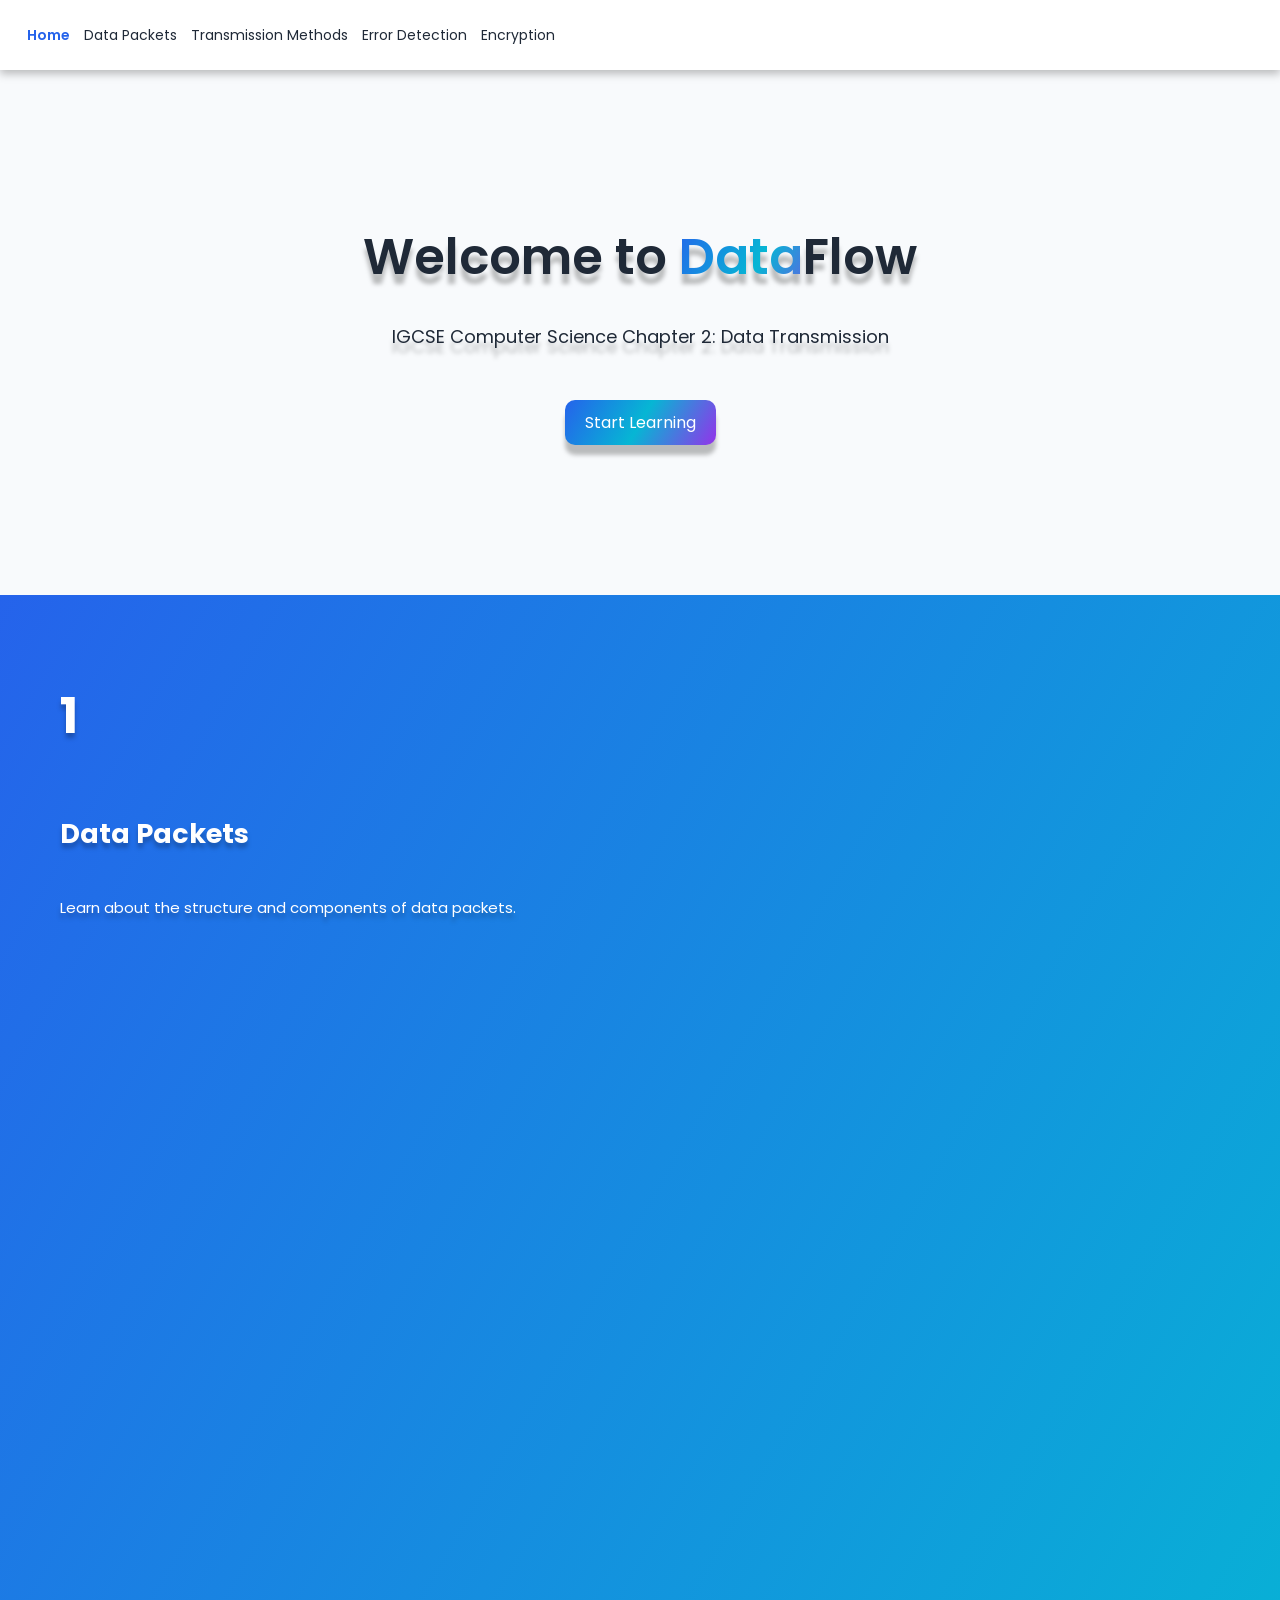
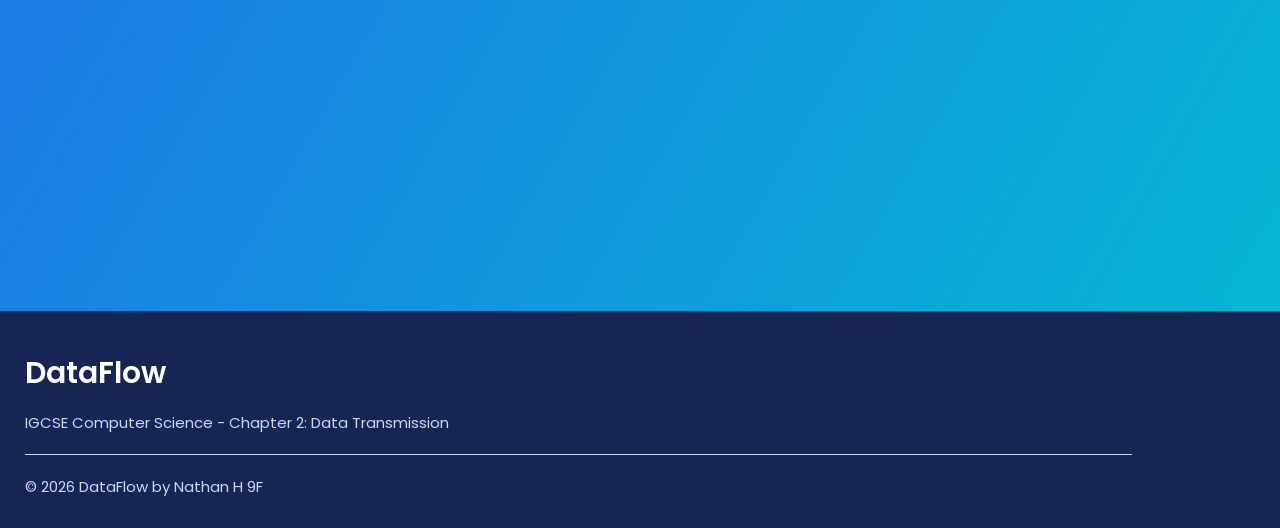
<file: index.html>
<!DOCTYPE html>
<html lang="en">
<head>
    <meta charset="UTF-8">
    <meta name="viewport" content="width=device-width, initial-scale=1.0">
    <title>Document</title>
    <link rel="preconnect" href="https://fonts.googleapis.com">
    <link rel="preconnect" href="https://fonts.gstatic.com" crossorigin>
    <link href="https://fonts.googleapis.com/css2?family=Poppins:ital,wght@0,100;0,200;0,300;0,400;0,500;0,600;0,700;0,800;0,900;1,100;1,200;1,300;1,400;1,500;1,600;1,700;1,800;1,900&display=swap" rel="stylesheet">
    <link rel="stylesheet" href="style.css">
</head>
<body>
    <nav>
        <a href="" class="active">Home</a>
        <a href="data-packets/">Data Packets</a>
        <a href="transmission-methods/">Transmission Methods</a>
        <a href="error-detection/">Error Detection</a>
        <a href="encryption/">Encryption</a>
    </nav>
    <div class="home-section1">
        <h1 class="heading">Welcome to <span class="logo">Data</span>Flow</h1>
        <p class="subheading">IGCSE Computer Science Chapter 2: Data Transmission</p>
        <a href="data-packets/" class="start-learning">Start Learning</a>
    </div>
    <div class="home-section2">
        <div class="wrapper">
            <div class="card-left">
                <h1>1</h1>
                <h3 class="title">Data Packets</h3>
                <p>Learn about the structure and components of data packets.</p>
            </div>
            <div class="card-right">
                <h1>2</h1>
                <h3 class="title">Transmission Methods</h3>
                <p>Explore different ways data can be transmitted across networks.</p>
            </div>
            <div class="card-left">
                <h1>3</h1>
                <h3 class="title">Error Detection</h3>
                <p>Understand how errors are detected and corrected in data transmission.</p>
            </div>
            <div class="card-right">
                <h1>4</h1>
                <h3 class="title">Encryption</h3>
                <p>Discover the importance of encrypting data for secure transmission.</p>
            </div>
        </div>
    </div>

    <script src="script.js"></script>
</body>
<footer>
    <h2>DataFlow</h2>
    <p>IGCSE Computer Science - Chapter 2: Data Transmission</p>

    <div class="footer-line"></div>

    <p class="copyright">&copy; 2026 DataFlow by Nathan H 9F</p>
</footer>
</html>
</file>
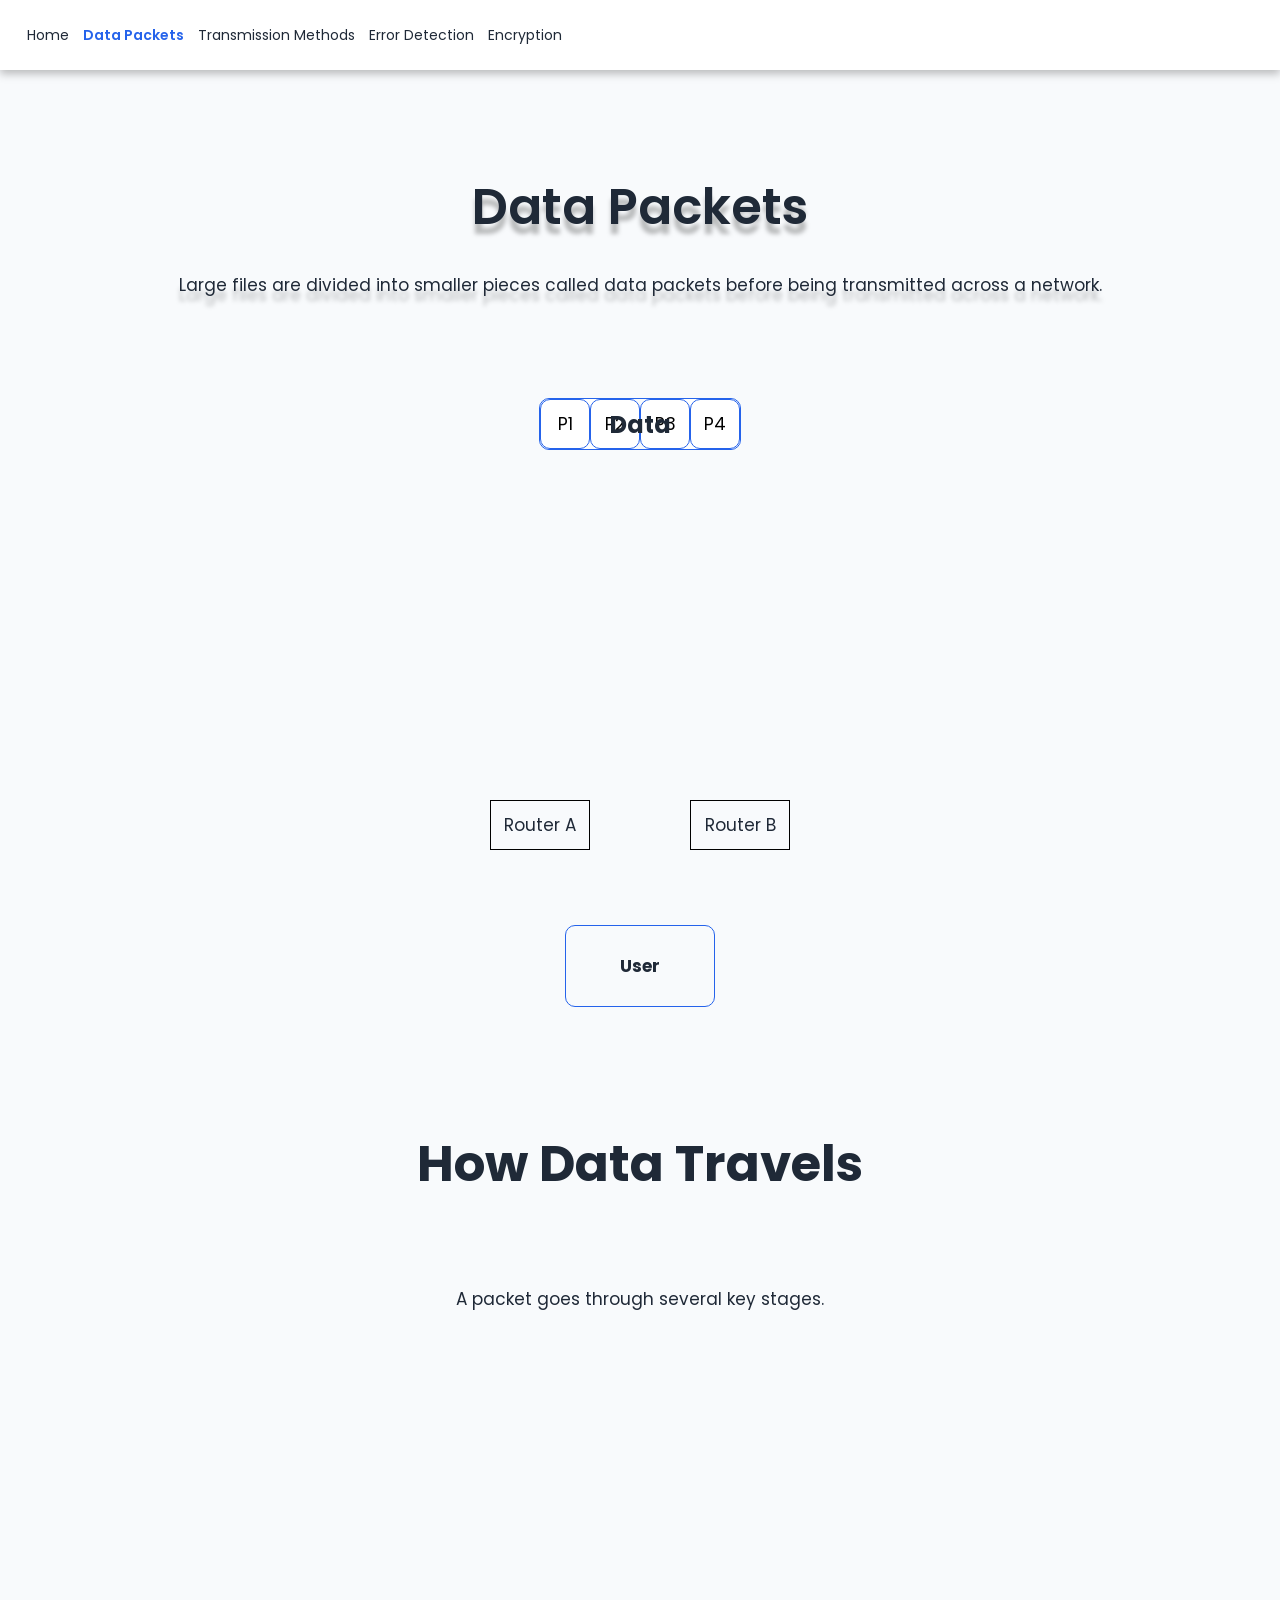
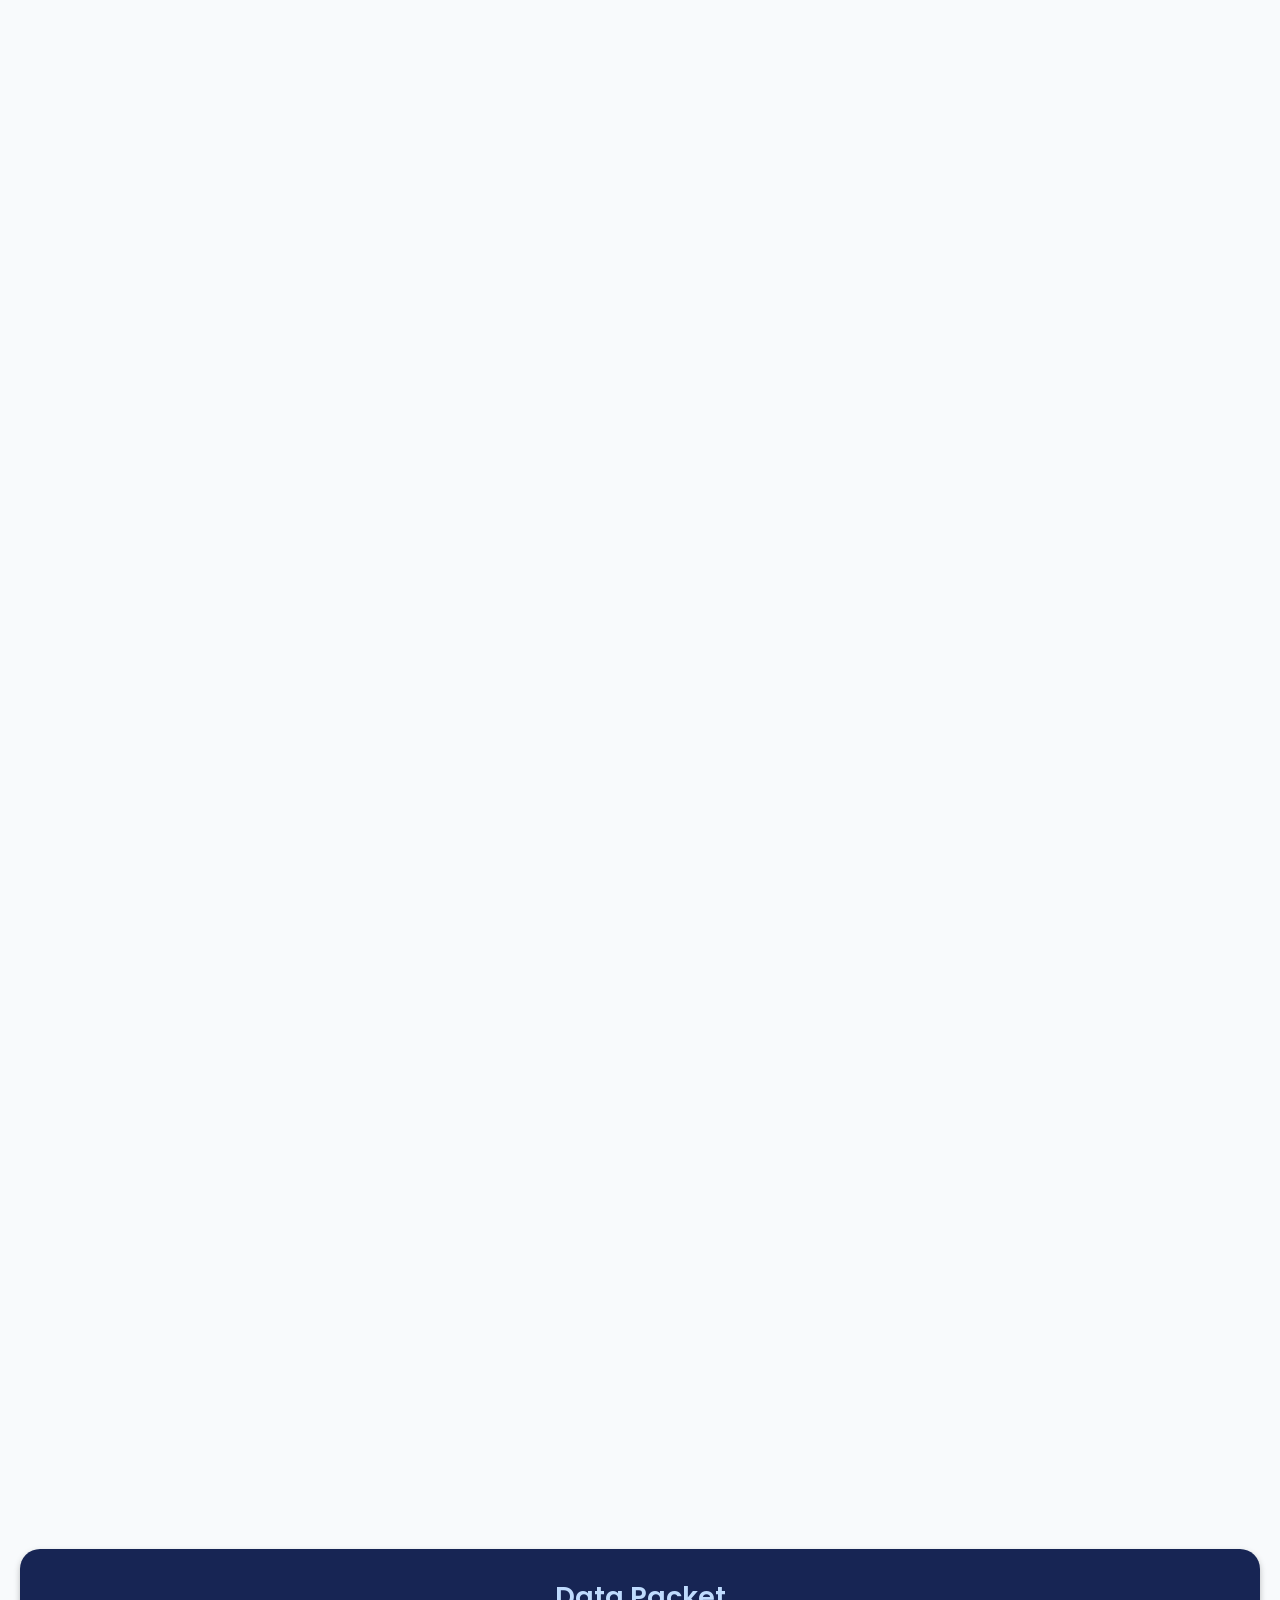
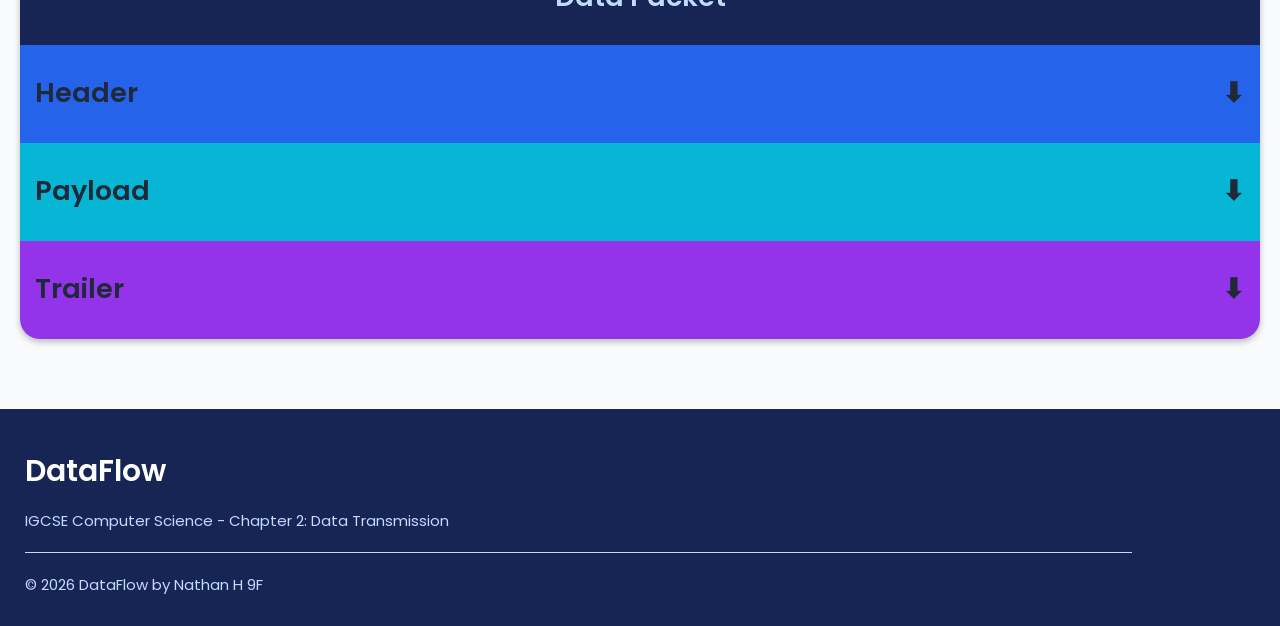
<file: data-packets/index.html>
<!DOCTYPE html>
<html lang="en">
<head>
    <meta charset="UTF-8">
    <meta name="viewport" content="width=device-width, initial-scale=1.0">
    <title>Document</title>
    <link rel="preconnect" href="https://fonts.googleapis.com">
    <link rel="preconnect" href="https://fonts.gstatic.com" crossorigin>
    <link href="https://fonts.googleapis.com/css2?family=Poppins:ital,wght@0,100;0,200;0,300;0,400;0,500;0,600;0,700;0,800;0,900;1,100;1,200;1,300;1,400;1,500;1,600;1,700;1,800;1,900&display=swap" rel="stylesheet">
    <link rel="stylesheet" href="../style.css">
</head>
<body>
    <nav>
        <a href="../">Home</a>
        <a href="" class="active">Data Packets</a>
        <a href="../transmission-methods/">Transmission Methods</a>
        <a href="../error-detection/">Error Detection</a>
        <a href="../encryption/">Encryption</a>
    </nav>
    <div class="data-packets-hero">
        <h1 class="data-packets-heading">Data Packets</h1>
        <p class="data-packets-subheading">Large files are divided into smaller pieces called data packets before being transmitted across a network.</p>
    </div>

    <div class="data-packets-illustration">
        <div class="data">
            <div class="wrapper">
                <div class="package-left" style="background-color: white;border-radius: 10px;">
                    <div class="box"><p>P1</p></div>
                    <div class="box"><p>P2</p></div>
                </div>
                <div class="package-right" style="background-color: white;border-radius: 10px;">
                    <div class="box"><p>P3</p></div>
                    <div class="box"><p>P4</p></div>
                </div>
            </div>
            <h2 class="text">Data</h2>
        </div>

        <div class="routers">
            <div class="wrapper" style="display:flex;justify-content:center;gap:100px;">
                <div class="router-box" id="a">
                    <p>Router A</p>
                </div>
                <div class="router-box" id="b">
                    <p>Router B</p>
                </div>
            </div>
            <div class="vertical-line"></div>
        </div>
        <div class="user-box"><p>User</p></div>
    </div>
    <div class="dp-section1">
        <h1 class="dp-section1-heading">How Data Travels</h1>
        <p class="dp-section1-subheading">A packet goes through several key stages.</p>
        <div class="cards">
            <div class="card">
                <h1 class="number">1.📱</h1>
                <h2 class="heading">Data is Created</h2>
                <p class="content">When we send a message, image, video, or requests, our device converts the information into digital datas that can be sent through a network</p>
            </div>
            <div class="card">
                <h1 class="number">2.📦</h1>
                <h2 class="heading">Data Is Split Into Packets</h2>
                <p class="content">Since the amount of data can be big, it is divided into smaller pieces called packets. Each packet contains part of the original data along the information needed to help it reach its destination.</p>
            </div>
            <div class="card">
                <h1 class="number">3.📡</h1>
                <h2 class="heading">Packets Travel Through Routers</h2>
                <p class="content">Packets travel across the network through routers. Routers examine each packet's and decide where to forward it. Different packets can take different routes, depending on which routers are the fastest currently.</p>
            </div>
            <div class="card">
                <h1 class="number">4.🔗</h1>
                <h2 class="heading">Data Is Reassembled</h2>
                <p class="content">When the packets reach the destination, the receiving device puts the back together in the correct order. The original data can then be displayed or used by the receiver.</p>
            </div>
        </div>
    </div>

    <div class="dp-section2">
        <div class="cards">
            <div class="card" id="title">
                <h1>Data Packet</h1>
            </div>
            <div class="card" id="header">
                <div class="wrapper">
                    <h1>Header</h1>
                    <h1>⬇</h1>
                </div>
                <p>The header contains information about the packet, such as its source and destination addresses. It helps routers determine where the packet needs to go and allows the receiver to identify and correctly process the packet.</p>
            </div>
            <div class="card" id="payload">
                <div class="wrapper">
                    <h1>Payload</h1>
                    <h1>⬇</h1>
                </div>
                <p>The payload contains the actual data being transmitted, such as part of a message, image, or file. Large data is divided into smaller packets, with each packet carrying a portion of the original data in its payload.</p>
            </div>
            <div class="card" id="trailer">
                <div class="wrapper">
                    <h1>Trailer</h1>
                    <h1>⬇</h1>
                </div>
                
                <p>The trailer marks the end of the packet and contains error-checking information. It helps the receiver detect whether the packet was damaged during transmission.</p>
            </div>
        </div>
    </div>

    <script src="../script.js"></script>
</body>
<footer>
    <h2>DataFlow</h2>
    <p>IGCSE Computer Science - Chapter 2: Data Transmission</p>

    <div class="footer-line"></div>

    <p class="copyright">&copy; 2026 DataFlow by Nathan H 9F</p>
</footer>
</html>
</file>
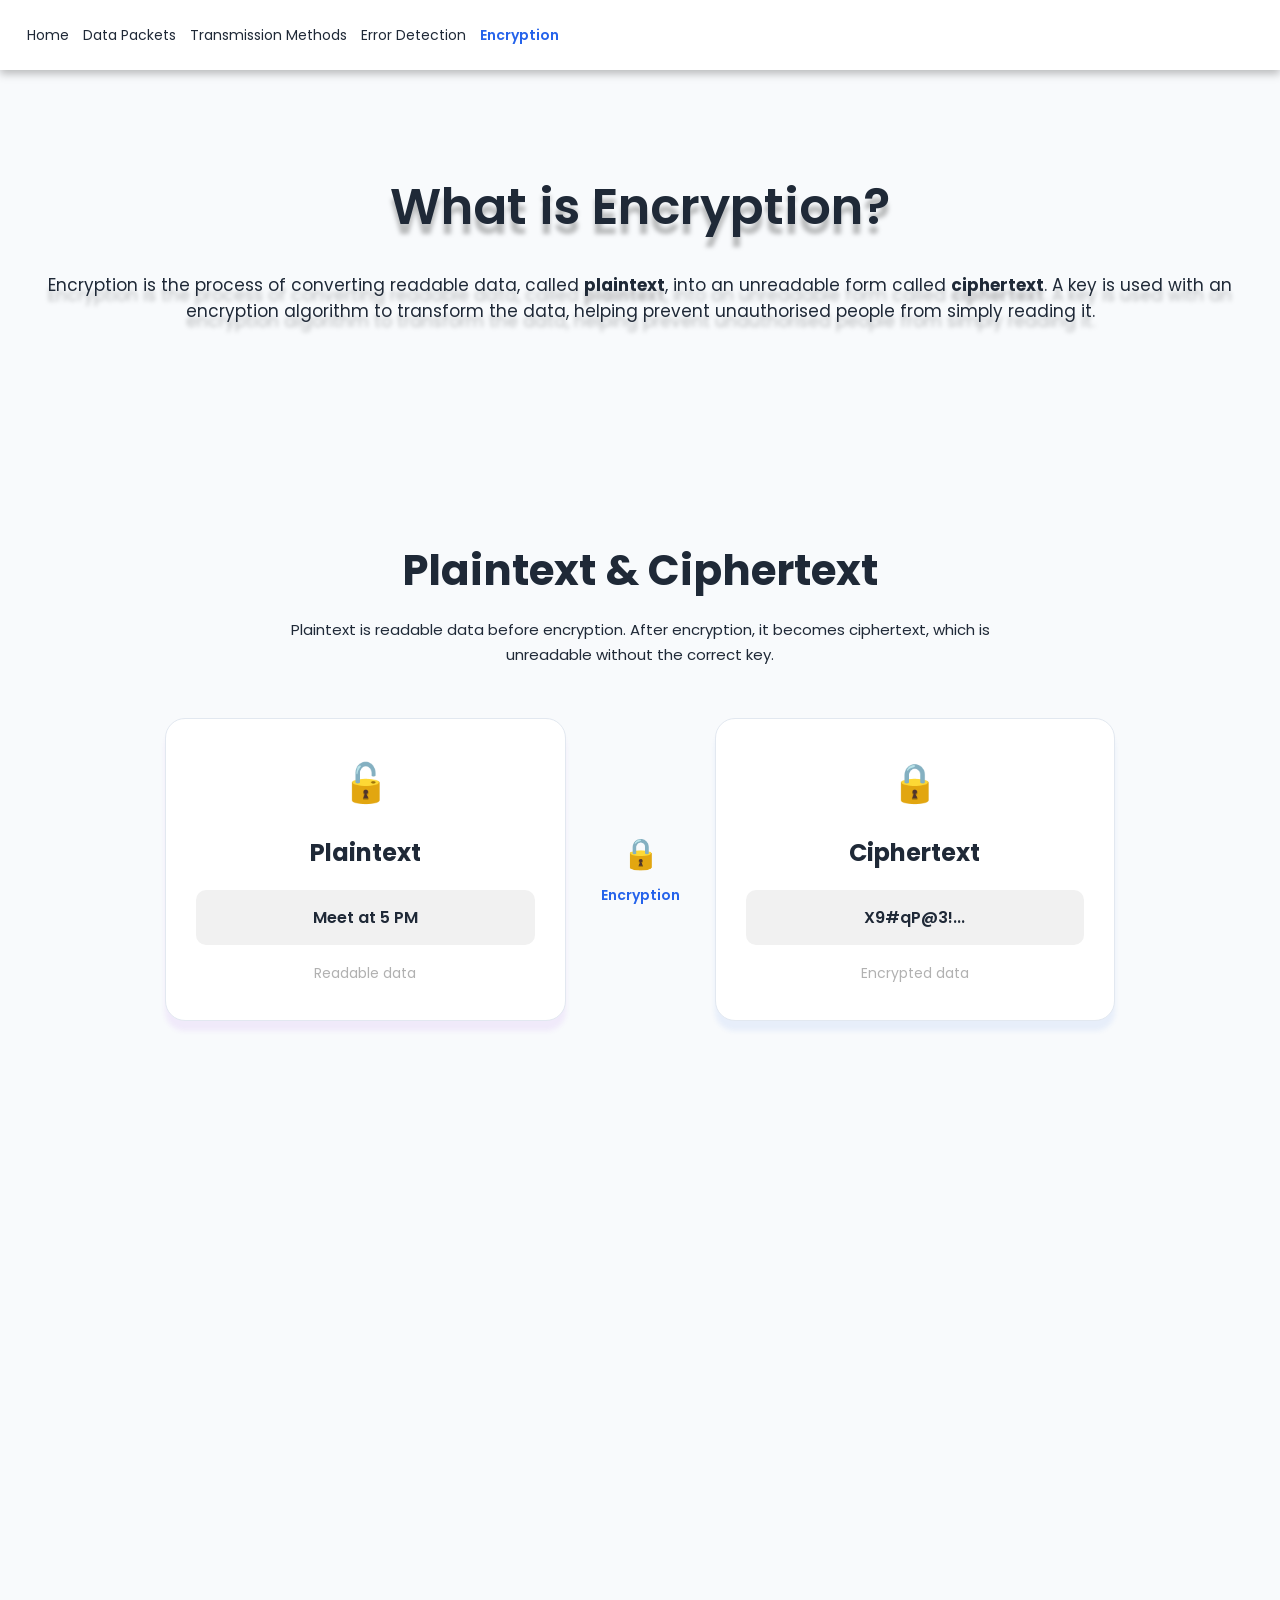
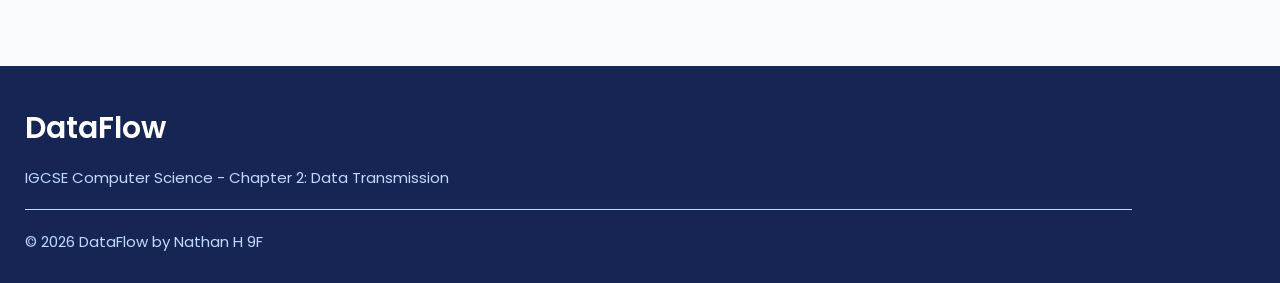
<file: encryption/index.html>
<!DOCTYPE html>
<html lang="en">
<head>
    <meta charset="UTF-8">
    <meta name="viewport" content="width=device-width, initial-scale=1.0">
    <title>Document</title>
    <link rel="preconnect" href="https://fonts.googleapis.com">
    <link rel="preconnect" href="https://fonts.gstatic.com" crossorigin>
    <link href="https://fonts.googleapis.com/css2?family=Poppins:ital,wght@0,100;0,200;0,300;0,400;0,500;0,600;0,700;0,800;0,900;1,100;1,200;1,300;1,400;1,500;1,600;1,700;1,800;1,900&display=swap" rel="stylesheet">
    <link rel="stylesheet" href="../style.css">
</head>
<body>
    <nav>
        <a href="../">Home</a>
        <a href="../data-packets/">Data Packets</a>
        <a href="../transmission-methods/">Transmission Methods</a>
        <a href="../error-detection/">Error Detection</a>
        <a href="" class="active">Encryption</a>
    </nav>

    <div class="encryption-hero">
        <h1 class="encryption-heading">What is Encryption?</h1>
        <p class="encryption-subheading">Encryption is the process of converting readable data, called <b>plaintext</b>, into an unreadable form called <b>ciphertext</b>. A key is used with an encryption algorithm to transform the data, helping prevent unauthorised people from simply reading it.</b></p>
    </div>

    <div class="plaintext-vs-ciphertext">
        <div class="title">
            <h2>Plaintext & Ciphertext</h2>
            <p>Plaintext is readable data before encryption. After encryption, it becomes ciphertext, which is unreadable without the correct key.</p>
        </div>

        <div class="encryption-flow">

            <div class="encryption-card plaintext">
                <div class="encryption-icon">🔓</div>
                <h3>Plaintext</h3>
                <div class="encryption-example">
                    Meet at 5 PM
                </div>
                <span>Readable data</span>
            </div>

            <div class="encryption-sym">
                <span>🔒</span>
                <p>Encryption</p>
            </div>

            <div class="encryption-card ciphertext">
                <div class="encryption-icon">🔒</div>
                <h3>Ciphertext</h3>
                <div class="encryption-example">
                    X9#qP@3!...
                </div>
                <span>Encrypted data</span>
            </div>

        </div>
    </div>
    <div class="encryption-types">
        <div class="encryption-type-card symmetric">

            <h3>Symmetric Encryption</h3>

            <p>
                Uses the same key to encrypt and decrypt data.
            </p>

            <div class="encryption-diagram">

                <div class="diagram-item">
                    <div class="key">KEY</div>
                    <span>Same key</span>
                </div>

                <div class="diagram-arrow">→</div>

                <div class="diagram-item">
                    <div class="lock">LOCK</div>
                    <span>Encrypt</span>
                </div>

                <div class="diagram-arrow">→</div>

                <div class="diagram-item">
                    <div class="lock">UNLOCK</div>
                    <span>Decrypt</span>
                </div>

            </div>

            <div class="encryption-info">
                <p>Same key is used for both processes.</p>
                <p>Fast and suitable for large amounts of data.</p>
                <p>The key must be shared securely.</p>
            </div>

        </div>


        <div class="encryption-type-card asymmetric">

            <h3>Asymmetric Encryption</h3>

            <p>
                Uses two different keys: a public key and a private key.
            </p>

            <div class="encryption-diagram">

                <div class="diagram-item">
                    <div class="key">PUBLIC</div>
                    <span>Public key</span>
                </div>

                <div class="diagram-arrow">→</div>

                <div class="diagram-item">
                    <div class="lock">LOCK</div>
                    <span>Encrypt</span>
                </div>

                <div class="diagram-arrow">→</div>

                <div class="diagram-item">
                    <div class="key">PRIVATE</div>
                    <span>Private key</span>
                </div>

            </div>

            <div class="encryption-info">
                <p>Public key can be shared with anyone.</p>
                <p>Private key must be kept secret.</p>
                <p>More secure for exchanging keys, but slower.</p>
            </div>

        </div>

    </div>

    <script src="../script.js"></script>
</body>
<footer>
    <h2>DataFlow</h2>
    <p>IGCSE Computer Science - Chapter 2: Data Transmission</p>

    <div class="footer-line"></div>

    <p class="copyright">&copy; 2026 DataFlow by Nathan H 9F</p>
</footer>
</html>
</file>
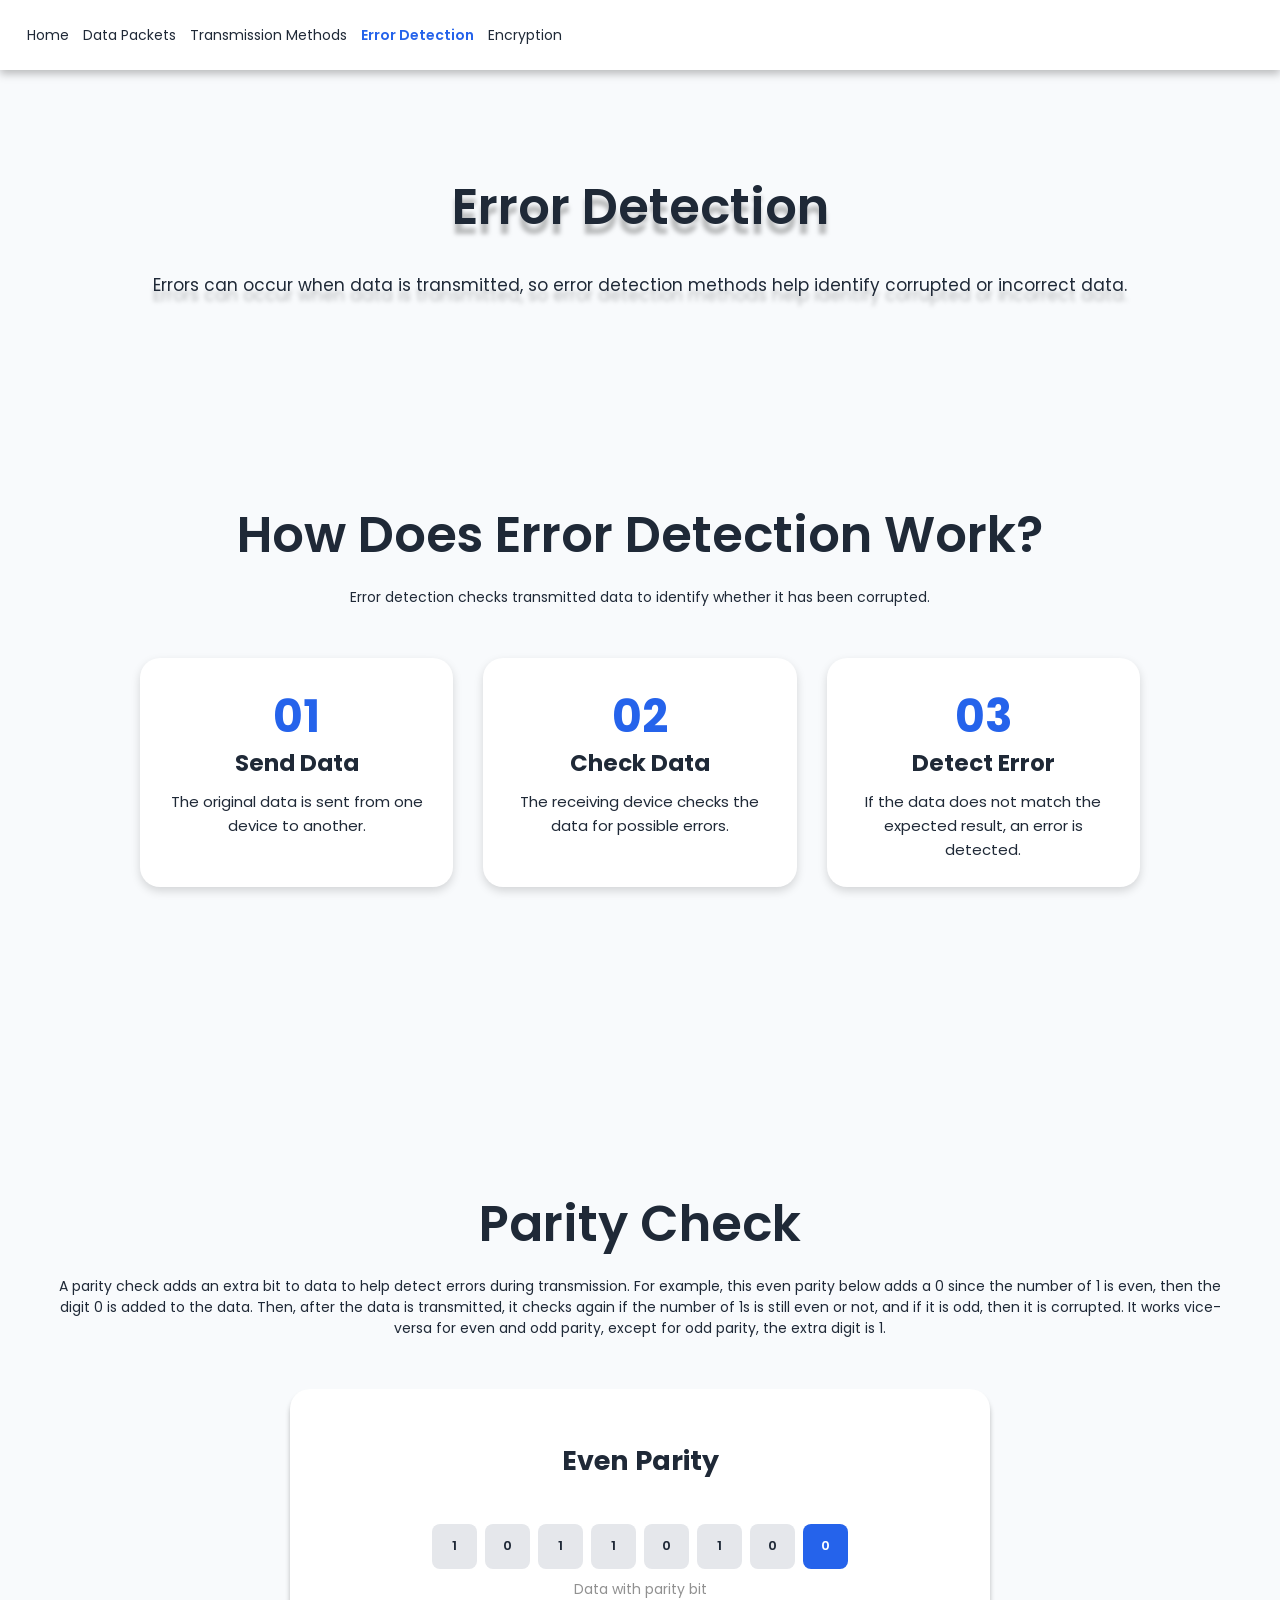
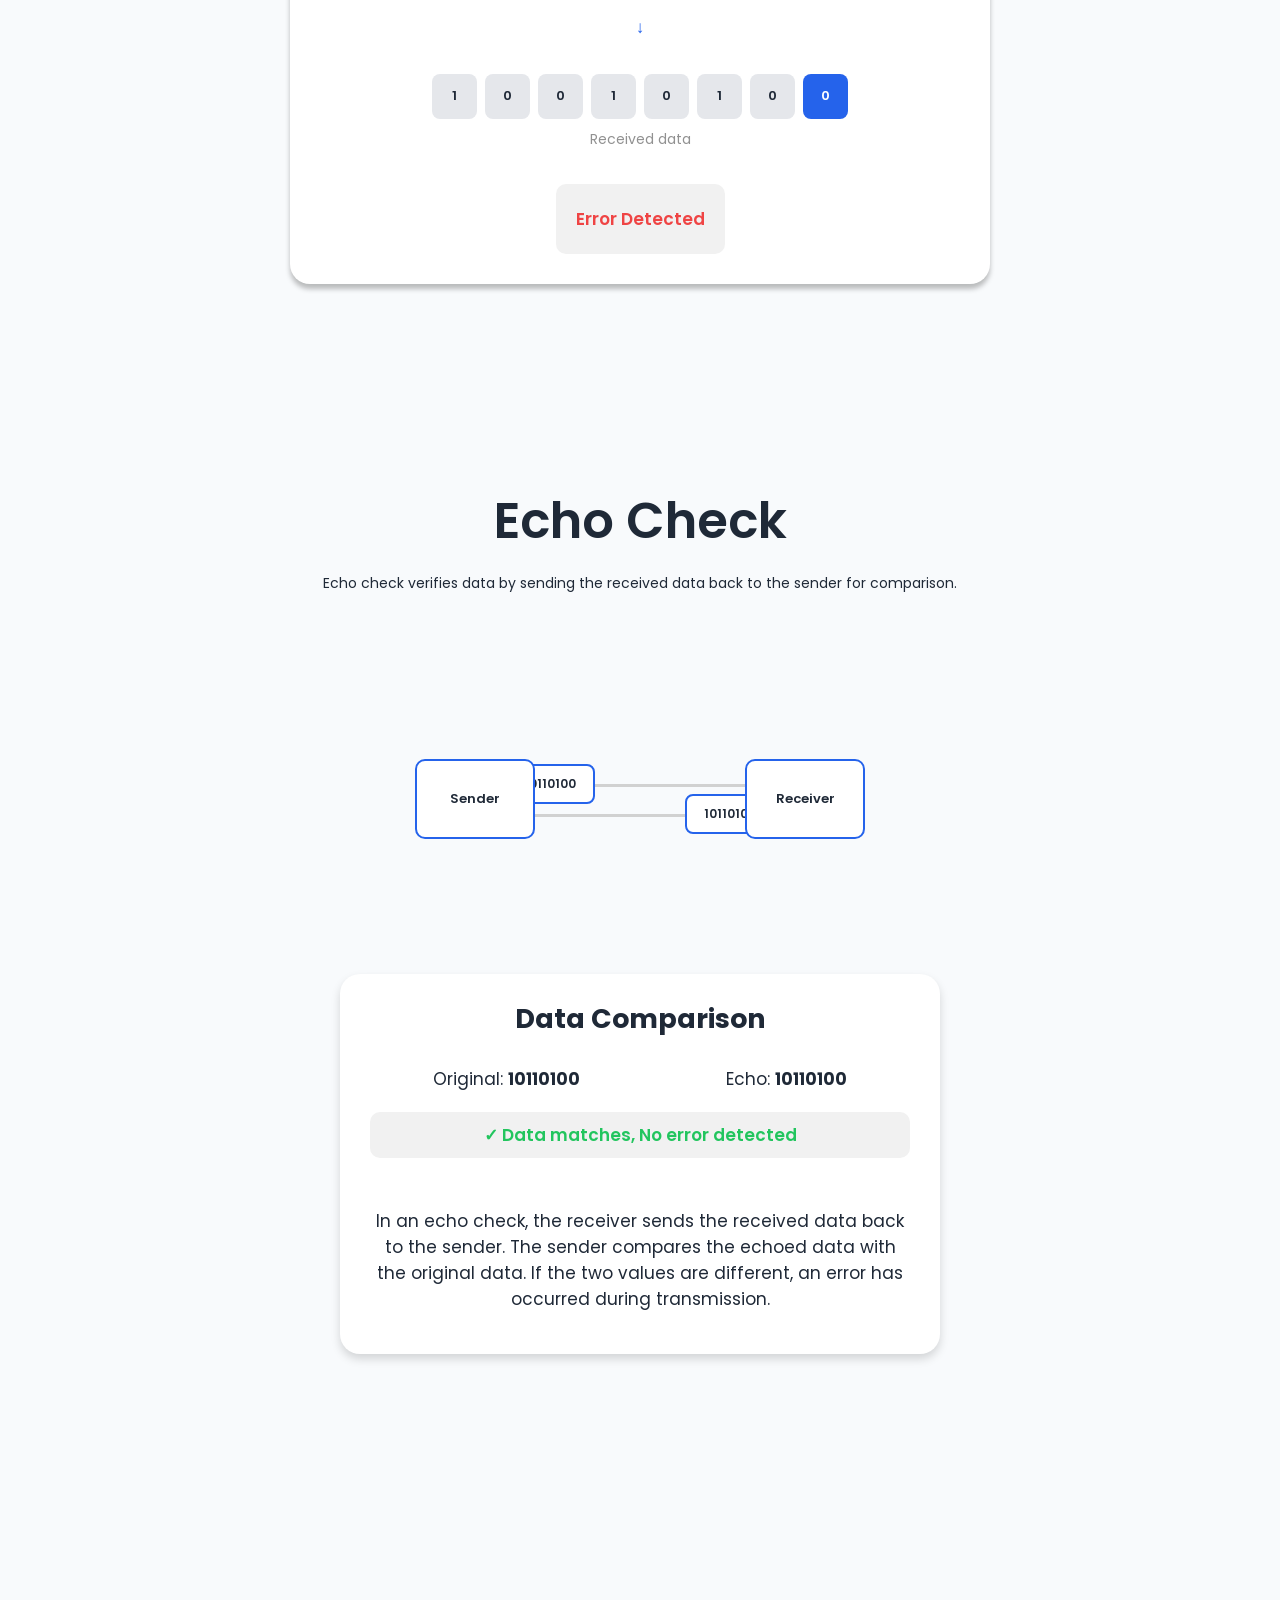
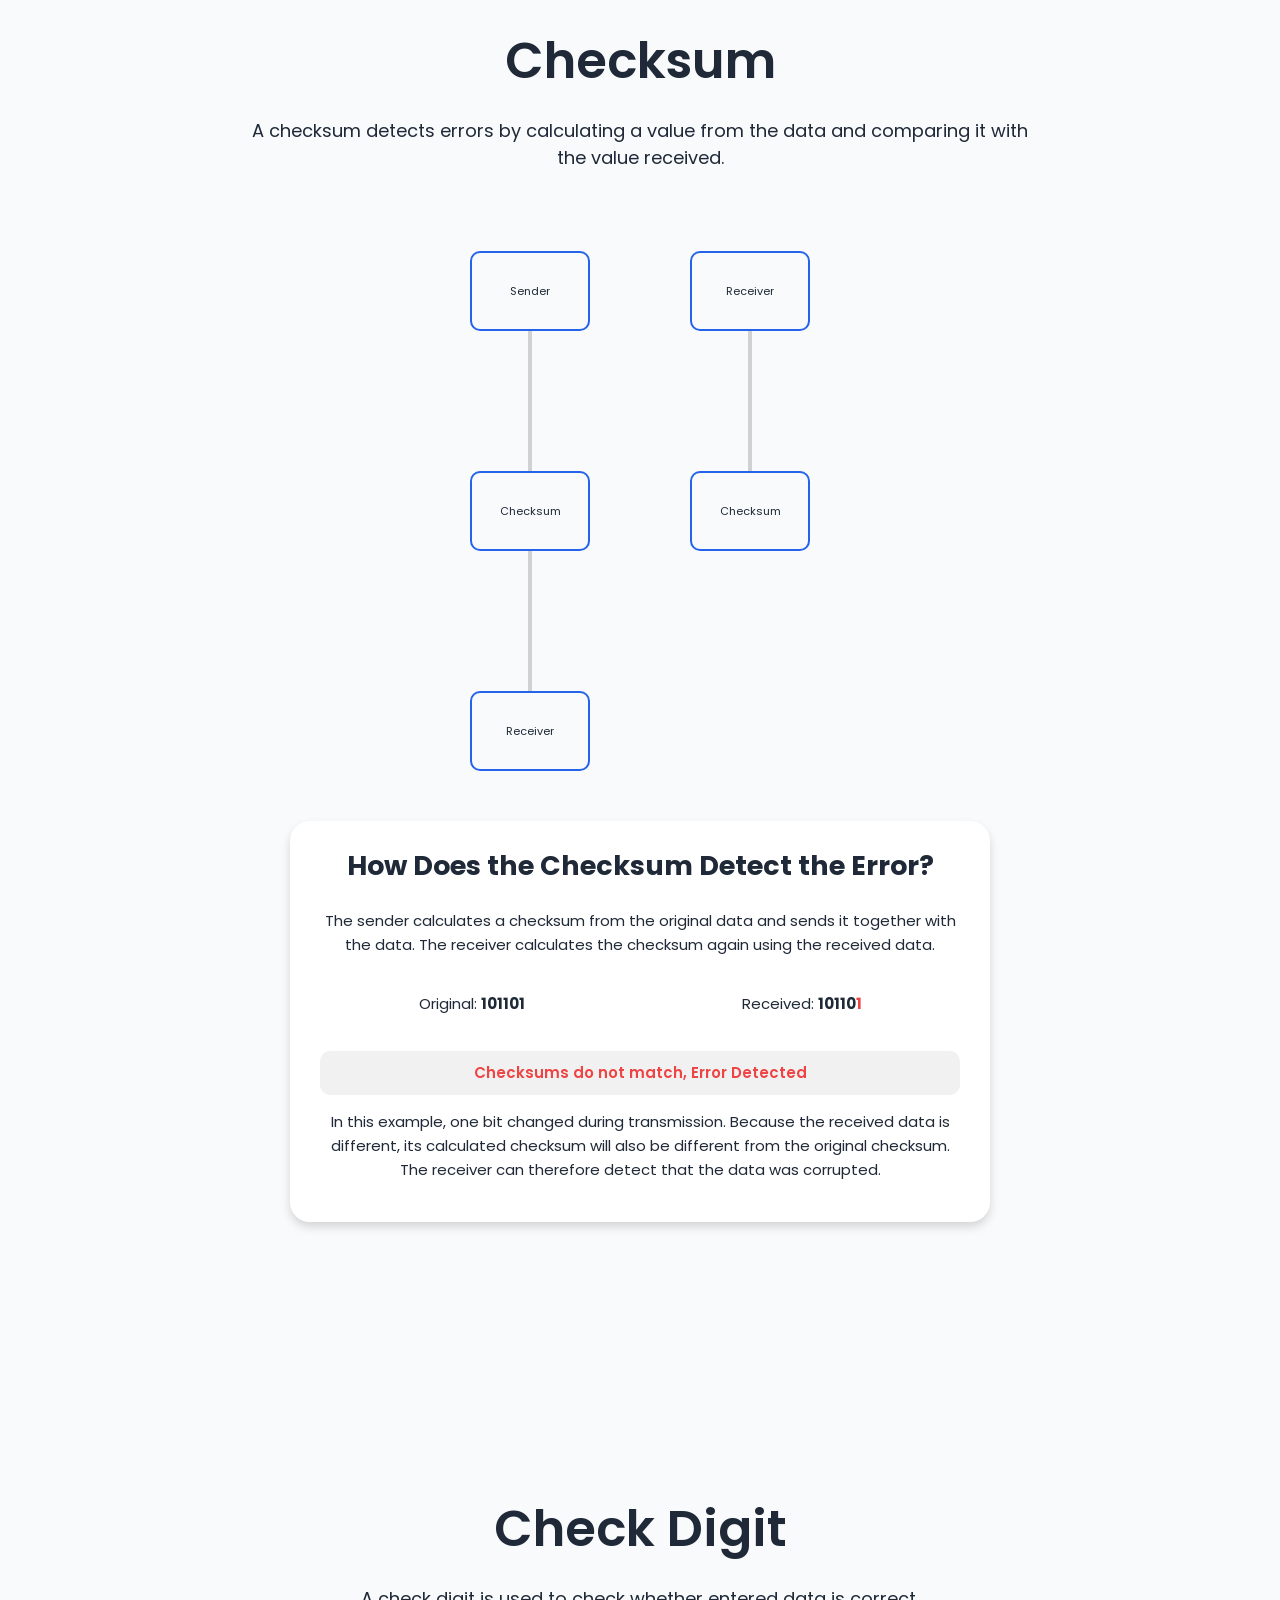
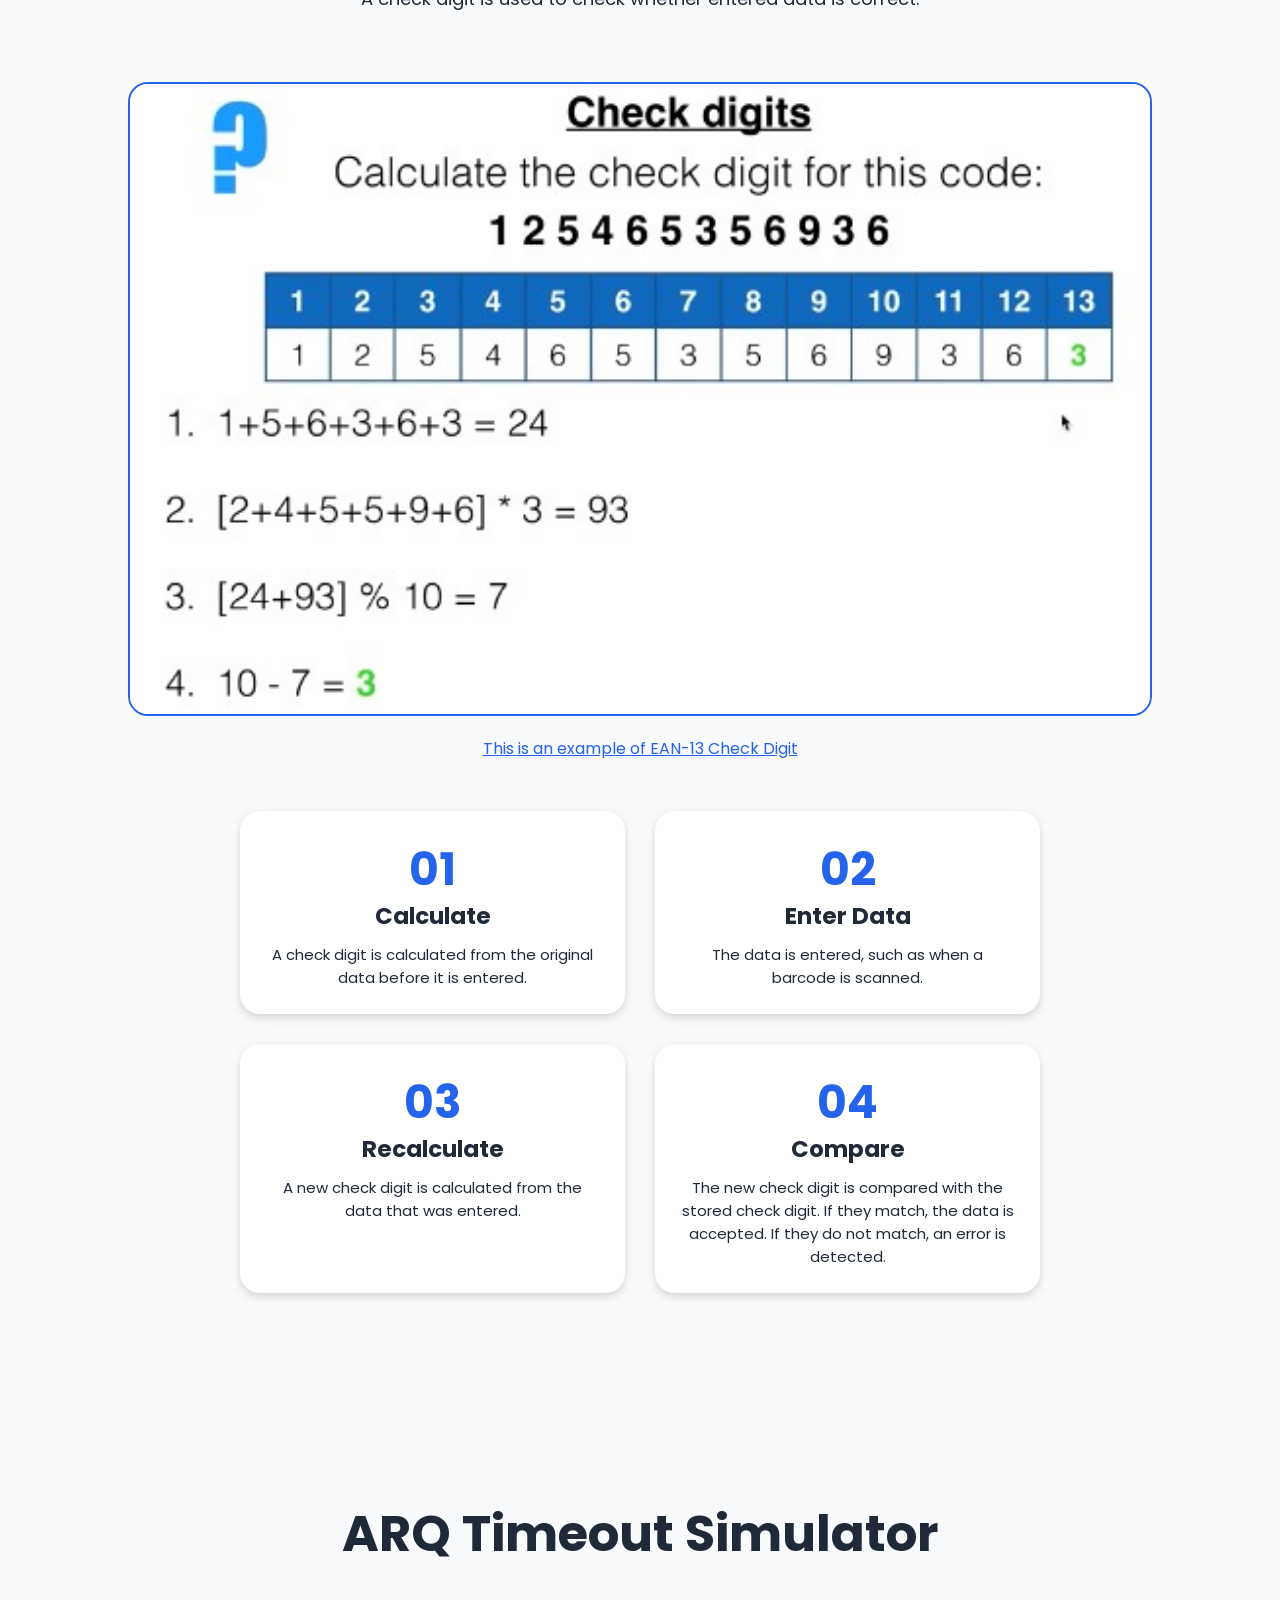
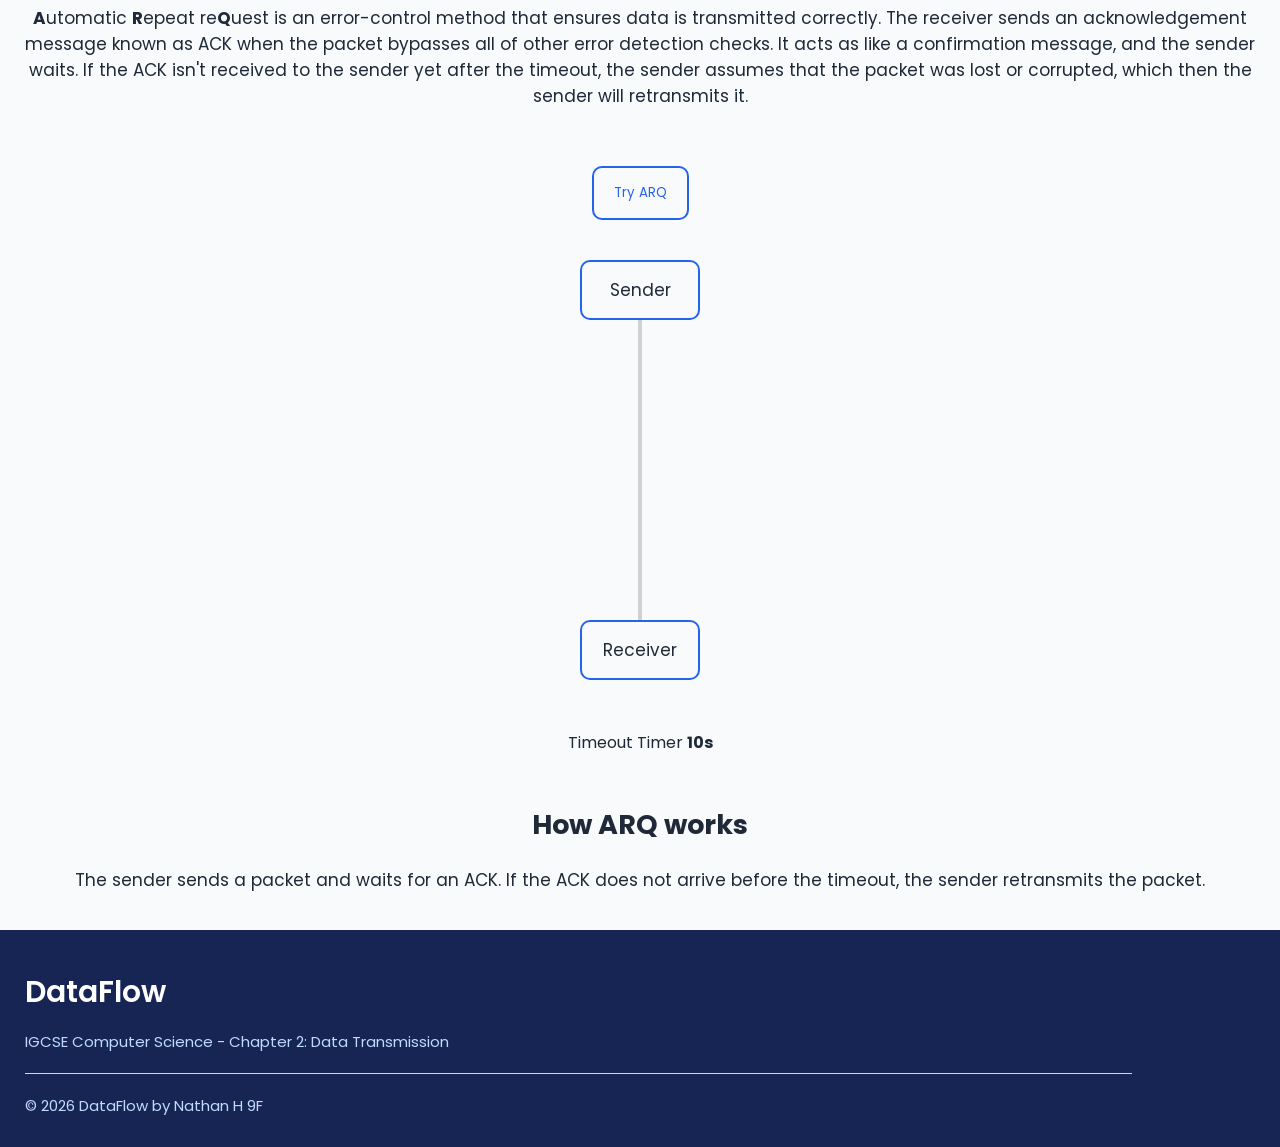
<file: error-detection/index.html>
<!DOCTYPE html>
<html lang="en">
<head>
    <meta charset="UTF-8">
    <meta name="viewport" content="width=device-width, initial-scale=1.0">
    <title>Document</title>
    <link rel="preconnect" href="https://fonts.googleapis.com">
    <link rel="preconnect" href="https://fonts.gstatic.com" crossorigin>
    <link href="https://fonts.googleapis.com/css2?family=Poppins:ital,wght@0,100;0,200;0,300;0,400;0,500;0,600;0,700;0,800;0,900;1,100;1,200;1,300;1,400;1,500;1,600;1,700;1,800;1,900&display=swap" rel="stylesheet">
    <link rel="stylesheet" href="../style.css">
</head>
<body>
    <nav>
        <a href="../">Home</a>
        <a href="../data-packets/">Data Packets</a>
        <a href="../transmission-methods/">Transmission Methods</a>
        <a href="" class="active">Error Detection</a>
        <a href="../encryption/">Encryption</a>
    </nav>

    <div class="error-detection-hero">
        <h1 class="error-detection-heading">Error Detection</h1>
        <p class="error-detection-subheading">Errors can occur when data is transmitted, so error detection methods help identify corrupted or incorrect data.</p>
    </div>

    <div class="error-overview">
        <div class="title">
            <h2 class="heading">How Does Error Detection Work?</h1>
            <p class="subheading">
                Error detection checks transmitted data to identify whether it has been corrupted.
            </p>
        </div>

        <div class="cards">
            <div class="card">
                <h1 class="number">01</h1>
                <div class="content">
                    <h2>Send Data</h2>
                    <p>The original data is sent from one device to another.</p>
                </div>
            </div>

            <div class="card">
                <h1 class="number">02</h1>
                <div class="content">
                    <h2>Check Data</h2>
                    <p>The receiving device checks the data for possible errors.</p>
                </div>
            </div>

            <div class="card">
                <h1 class="number">03</h1>
                <div class="content">
                    <h2>Detect Error</h2>
                    <p>If the data does not match the expected result, an error is detected.</p>
                </div>
            </div>    
        </div>
    </div>

    <div class="parity">
        <div class="title">
            <h1 class="heading">Parity Check</h1>
            <p class="subheading">A parity check adds an extra bit to data to help detect errors during transmission. For example, this even parity below adds a 0 since the number of 1 is even, then the digit 0 is added to the data. Then, after the data is transmitted, it checks again if the number of 1s is still even or not, and if it is odd, then it is corrupted. It works vice-versa for even and odd parity, except for odd parity, the extra digit is 1.</p>
        </div>

        <div class="parity-card">
            <h2>Even Parity</h2>

            <div class="bits">
                <div class="bit">1</div>
                <div class="bit">0</div>
                <div class="bit">1</div>
                <div class="bit">1</div>
                <div class="bit">0</div>
                <div class="bit">1</div>
                <div class="bit">0</div>
                <div class="bit" id="parity-bit">0</div>
            </div>

            <p class="label">Data with parity bit</p>

            <div class="arrow">
                <p>↓</p>
            </div>

            <div class="bits">
                <div class="bit">1</div>
                <div class="bit">0</div>
                <div class="bit" id="error-bit">0</div>
                <div class="bit">1</div>
                <div class="bit">0</div>
                <div class="bit">1</div>
                <div class="bit">0</div>
                <div class="bit" id="parity-bit">0</div>
            </div>

            <p class="label">Received data</p>

            <div class="result">
                <p>Error Detected</p>
            </div>
        </div>
    </div>

    <div class="echo-check">
        <div class="title">
            <h1 class="heading">Echo Check</h1>
            <p class="subheading">Echo check verifies data by sending the received data back to the sender for comparison.</p>
        </div>

        <div class="illustration">
            <div class="device" id="sender">
                <p>Sender</p>
            </div>

            <div class="connection">
                <div class="line" id="line1"></div>
                <div class="line" id="line2"></div>
            </div>

            <div class="device" id="receiver">
                <p>Receiver</p>
            </div>

            <div class="data-box" id="data1">
                <p>10110100</p>
            </div>

            <div class="data-box" id="data2">
                <p>10110100</p>
            </div>
        </div>

        <div class="echo-result">
            <h2>Data Comparison</h2>

            <div class="comparison">
                <p>Original: <span style="font-weight: bold;margin: 0px;">10110100</span></p>
                <p>Echo: <span style="font-weight: bold;margin: 0px;">10110100</span></p>
            </div>

            <div class="result">
                <p>✓ Data matches, No error detected</p>
            </div>
            <p class="description">In an echo check, the receiver sends the received data back to the sender. The sender compares the echoed data with the original data. If the two values are different, an error has occurred during transmission.</p>
        </div>
    </div>

    <div class="checksum">
        <div class="title">
            <h1 class="heading">Checksum</h1>
            <p class="subheading">A checksum detects errors by calculating a value from the data and comparing it with the value received.</p>
        </div>

        <div class="illustration">
            <div class="sender">
                <div class="sender-box"><p>Sender</p></div>
                <div class="line"></div>
                <div class="sent-data"><p style="font-weight: bold;margin: 0px;">101101</p></div>
                <div class="checksum-box"><p>Checksum</p></div>
                <div class="line"></div>
                <div class="checksummed-data"><p><span style="font-weight: bold;margin: 0px;">101101</span>, checksum</p></div>
                <div class="receiver-box"><p>Receiver</p></div>
            </div>

            <div class="receiver">
                <div class="receiver-box"><p>Receiver</p></div>
                <div class="line"></div>
                <div class="received-data"><p><span style="font-weight: bold;margin: 0px;">10110<span style="margin: 0px;color:var(--error)">1</span></span>, checksumvalue</p></div>
                <div class="checksum-box"><p>Checksum</p></div>
            </div>

        </div>
        <div class="checksum-result">
            <h2>How Does the Checksum Detect the Error?</h2>

            <p>
                The sender calculates a checksum from the original data and sends it together
                with the data. The receiver calculates the checksum again using the received data.
            </p>

            <div class="comparison">
                <p>Original: <span style="font-weight: bold;">101101</span></p>
                <p>Received: <span style="font-weight: bold;">10110<span style="color: var(--error)">1</span></span></p>
            </div>

            <div class="result">
                <p>Checksums do not match, Error Detected</p>
            </div>

            <p>In this example, one bit changed during transmission. Because the received data is different, its calculated checksum will also be different from the original checksum. The receiver can therefore detect that the data was corrupted.</p>
        </div>
    </div>

    <div class="check-digit">
        <div class="title">
            <h1 class="heading">Check Digit</h1>
            <p class="subheading">
                A check digit is used to check whether entered data is correct.
            </p>
        </div>

        <img src="../images/checkdigit.jpg" alt="">
        <a style="margin: auto;color: var(--primary)" href="https://www.bing.com/images/search?view=detailV2&ccid=G8aJBKhW&id=3952CCDEFD1177738C5BEE0C796A049CD08915A0&thid=OIP.G8aJBKhWYZOTssBfD6ukQwHaEk&mediaurl=https%3a%2f%2f4.bp.blogspot.com%2f-BiCKuEmjgsM%2fXCn1F3N6bTI%2fAAAAAAAAALk%2fNY8UaffsYIQrxrujGSZFAqNp33ZDGWNEACLcBGAs%2fs1600%2fCheck%252Bdigit%252Bquestion.jpg&exph=322&expw=521&q=Check+Digit+Computer+Science+igcse&FORM=IRPRST&ck=426EF5D1159EA3DF99FDF3960C9AF416&selectedIndex=0&itb=0">This is an example of EAN-13 Check Digit</a>
        
        <div class="cards">
            <div class="card">
                <h1 class="number">01</h1>
                <div class="content">
                    <h2>Calculate</h2>
                    <p>
                        A check digit is calculated from the original data before it is entered.
                    </p>
                </div>
            </div>

            <div class="card">
                <h1 class="number">02</h1>
                <div class="content">
                    <h2>Enter Data</h2>
                    <p>
                        The data is entered, such as when a barcode is scanned.
                    </p>
                </div>
            </div>

            <div class="card">
                <h1 class="number">03</h1>
                <div class="content">
                    <h2>Recalculate</h2>
                    <p>
                        A new check digit is calculated from the data that was entered.
                    </p>
                </div>
            </div>

            <div class="card">
                <h1 class="number">04</h1>
                <div class="content">
                    <h2>Compare</h2>
                    <p>
                        The new check digit is compared with the stored check digit.
                        If they match, the data is accepted. If they do not match, an error is detected.
                    </p>
                </div>
            </div>
        </div>
    </div>

    <div class="arq-simulator">
        <div class="title">
            <h1>ARQ Timeout Simulator</h1>
            <p><span style="font-weight: bold;">A</span>utomatic <span style="font-weight: bold;">R</span>epeat re<span style="font-weight: bold;">Q</span>uest is an error-control method that ensures data is transmitted correctly. The receiver sends an acknowledgement message known as ACK when the packet bypasses all of other error detection checks. It acts as like a confirmation message, and the sender waits. If the ACK isn't received to the sender yet after the timeout, the sender assumes that the packet was lost or corrupted, which then the sender will retransmits it.</p>
        </div>
        
        <button class="arq-button">Try ARQ</button>

        <div class="arq-simulator-box">
            <div class="arq-network">
                <div class="sender">
                    <p>Sender</p>
                </div>

                <div class="data-packet">
                    DATA
                </div>

                <div class="line"></div>

                <div class="ack-packet">
                    ACK
                </div>

                <div class="arq-device receiver">
                    <p>Receiver</p>
                </div>
            </div>

            <div class="arq-timer-container">
                <div class="timer-label">
                    <span>Timeout Timer</span>
                    <span class="timer-text">10s</span>
                </div>
            </div>

            <div class="arq-result" id="arqResult">
                <h2>How ARQ works</h2>
                <p>The sender sends a packet and waits for an ACK. If the ACK does not arrive before the timeout, the sender retransmits the packet.</p>
            </div>
        </div>
    </div>

    <script src="../script.js"></script>
</body>
<footer>
    <h2>DataFlow</h2>
    <p>IGCSE Computer Science - Chapter 2: Data Transmission</p>

    <div class="footer-line"></div>

    <p class="copyright">&copy; 2026 DataFlow by Nathan H 9F</p>
</footer>
</html>
</file>
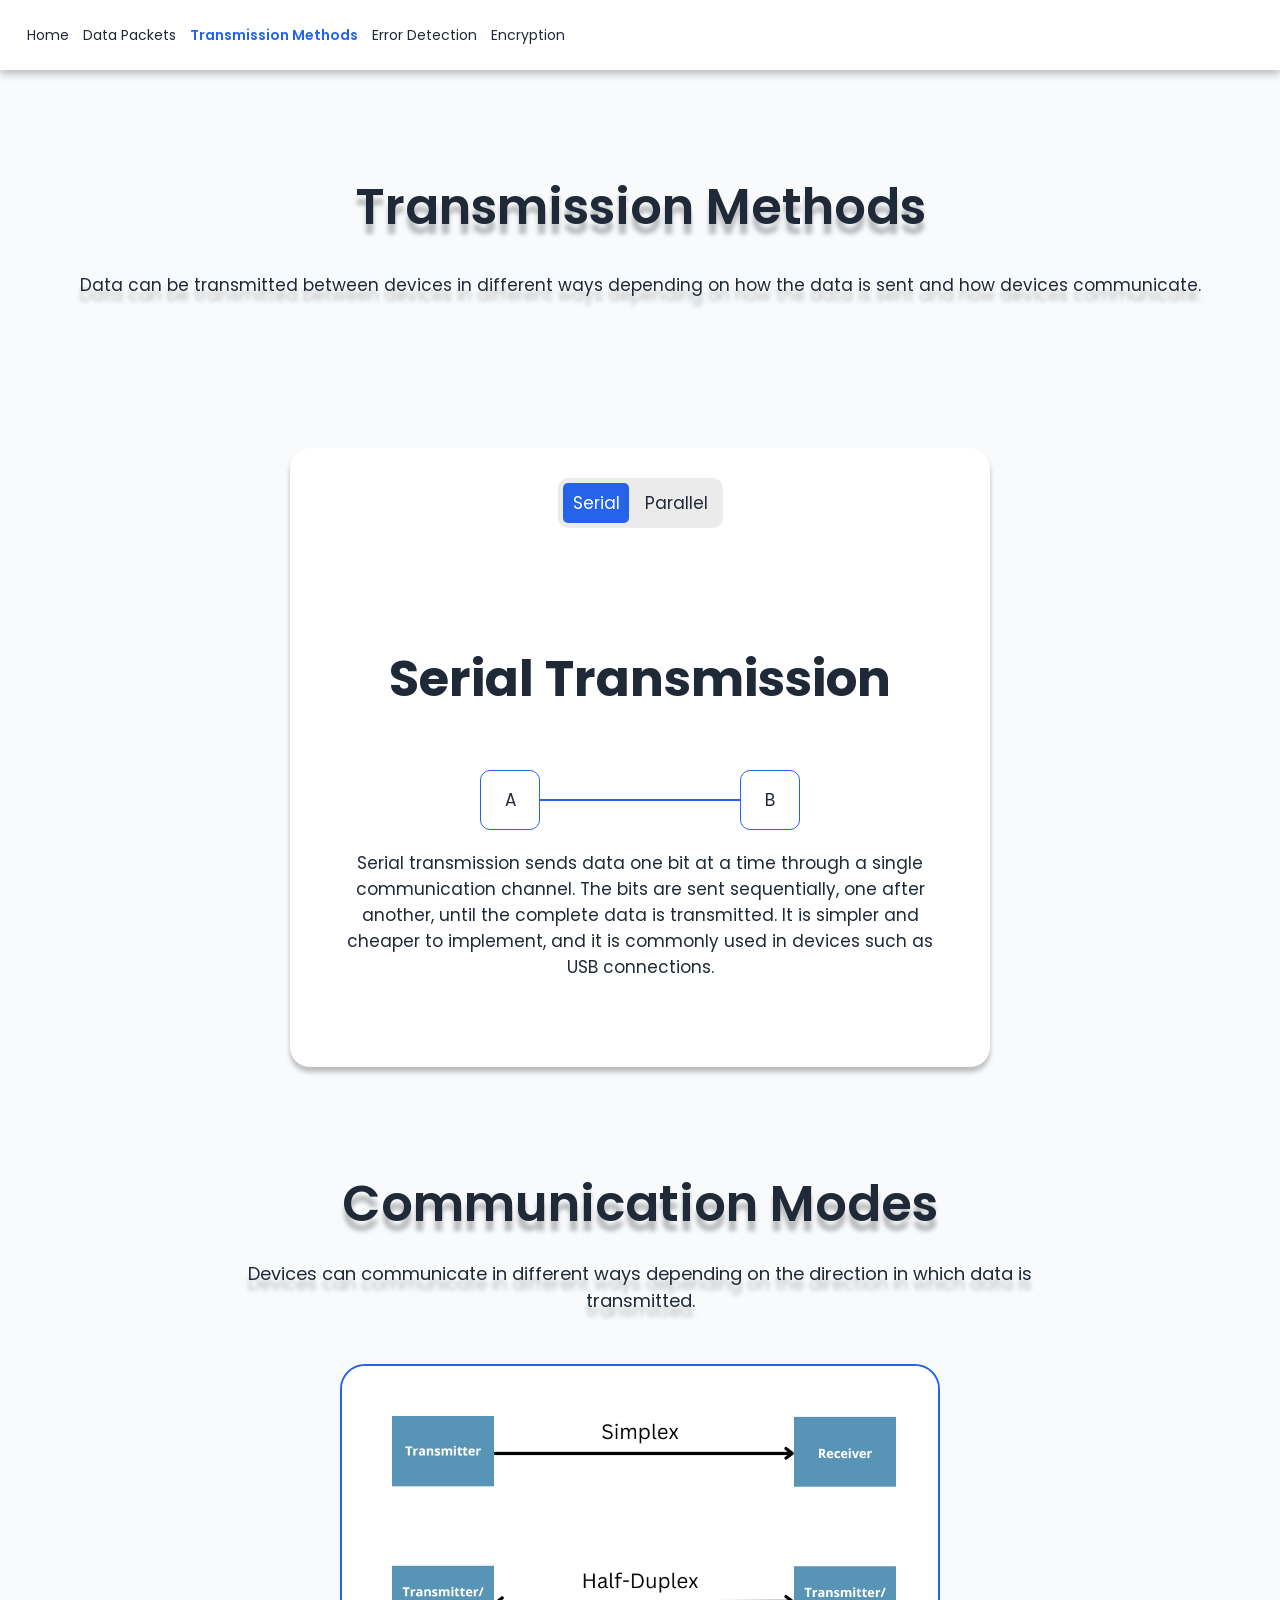
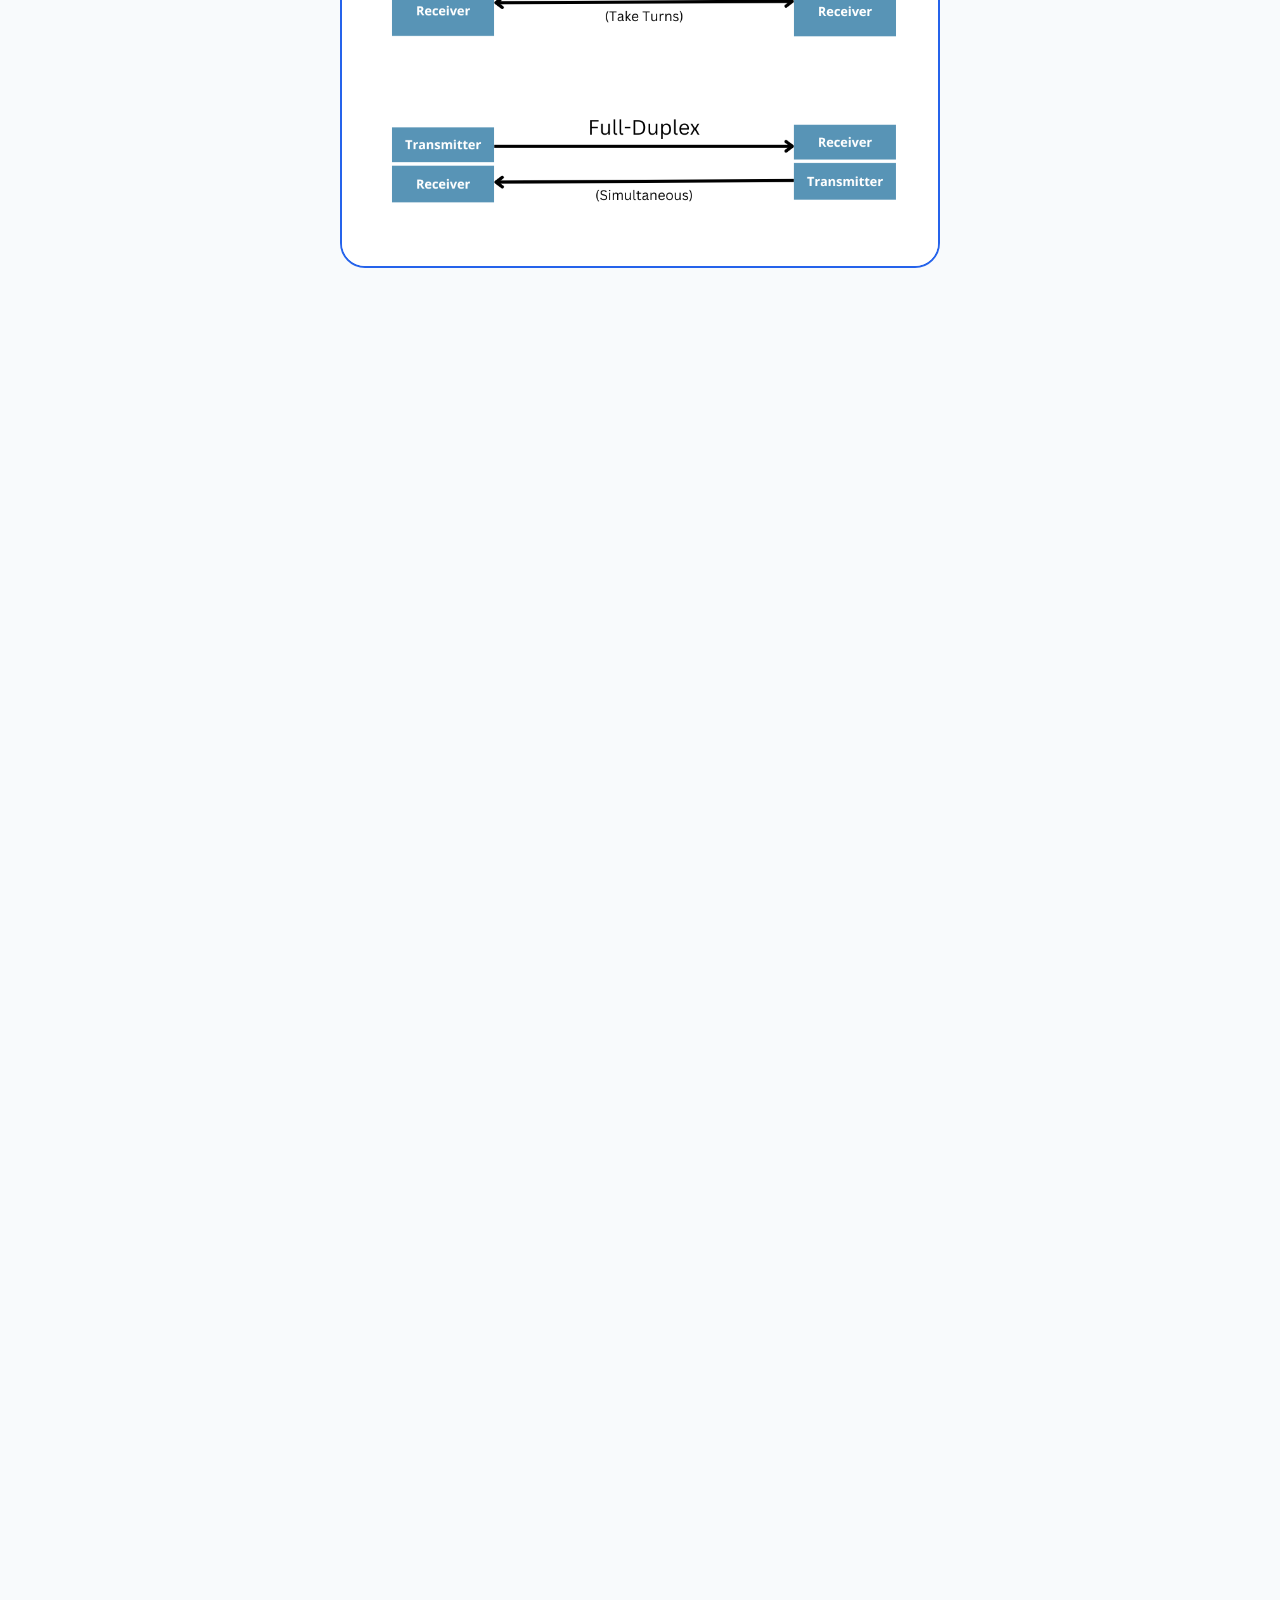
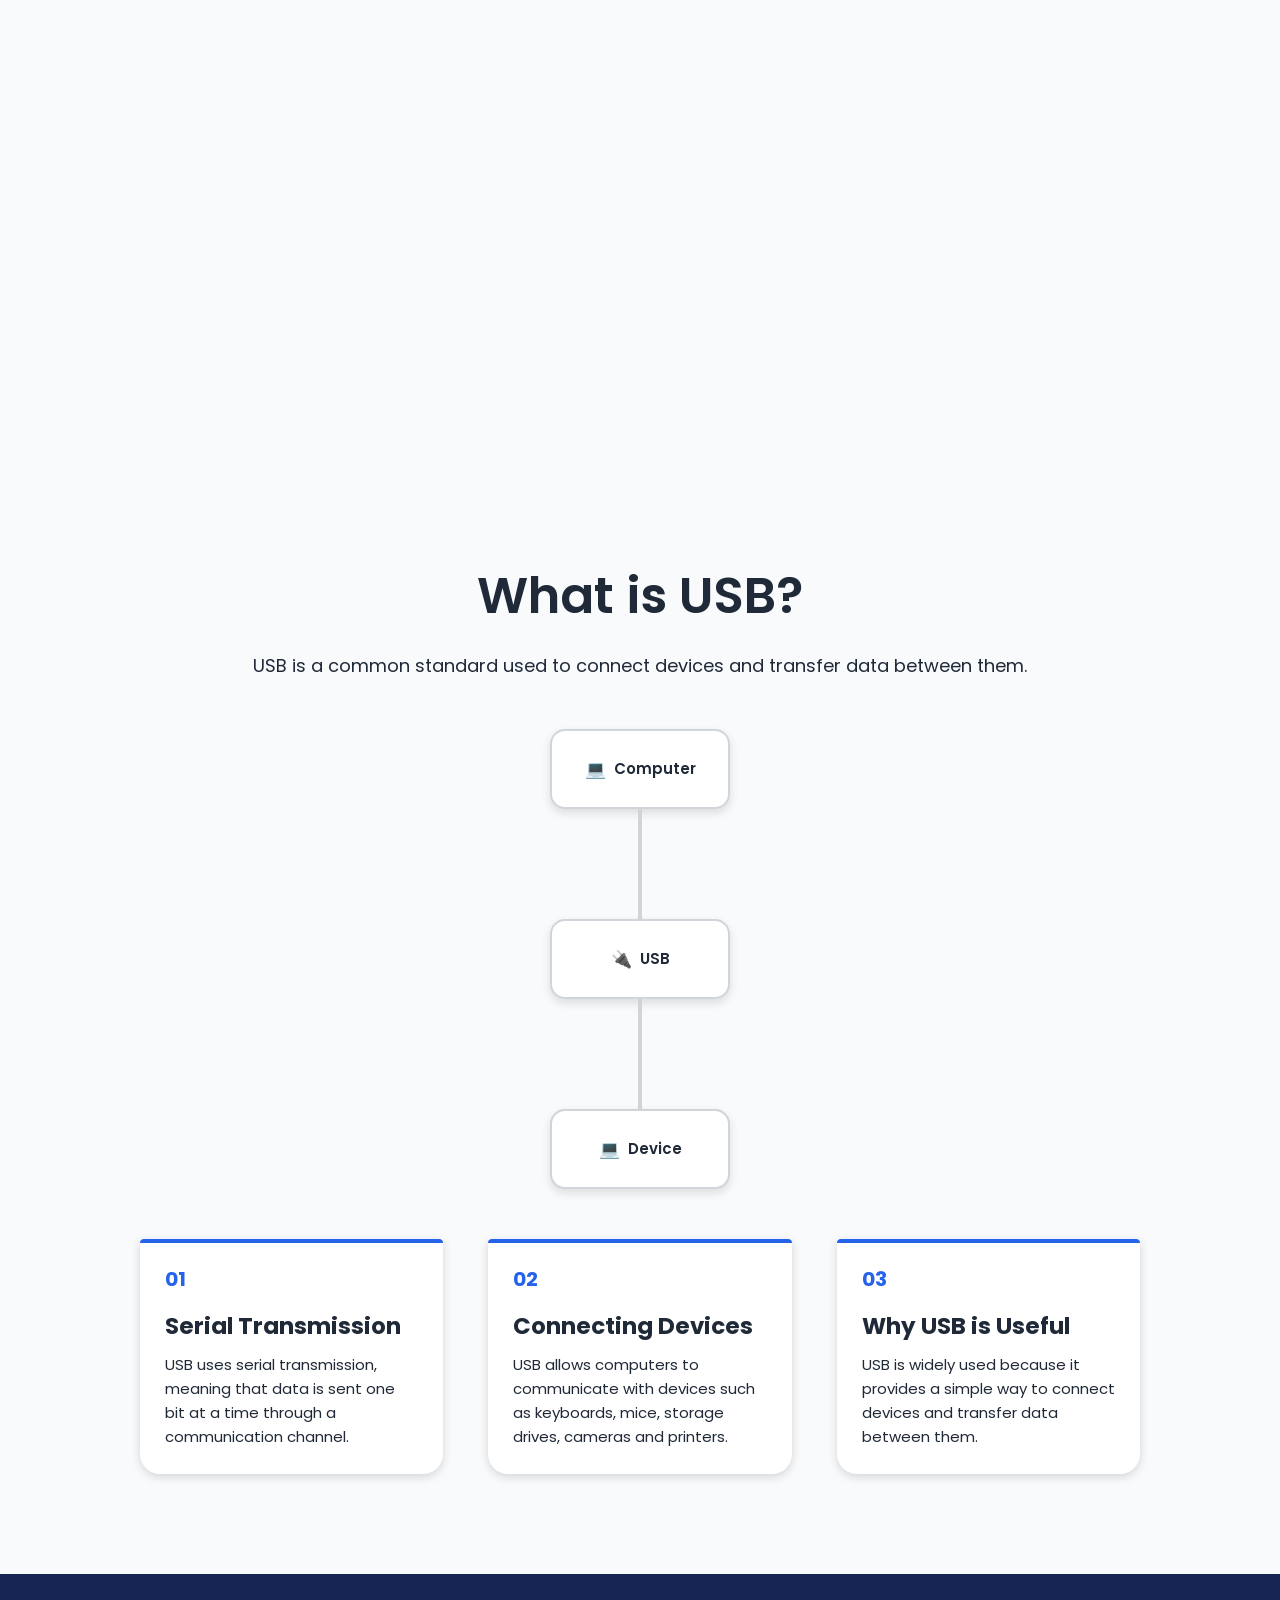
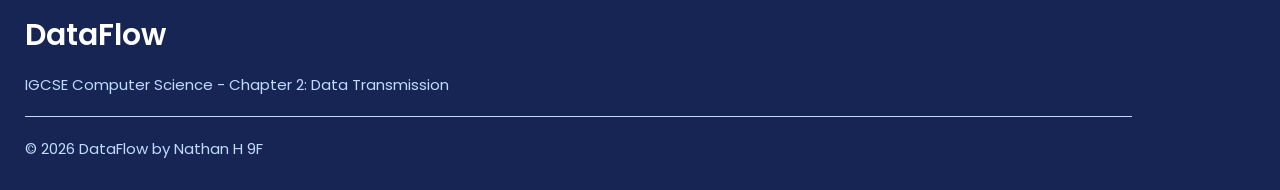
<file: transmission-methods/index.html>
<!DOCTYPE html>
<html lang="en">
<head>
    <meta charset="UTF-8">
    <meta name="viewport" content="width=device-width, initial-scale=1.0">
    <title>Document</title>
    <link rel="preconnect" href="https://fonts.googleapis.com">
    <link rel="preconnect" href="https://fonts.gstatic.com" crossorigin>
    <link href="https://fonts.googleapis.com/css2?family=Poppins:ital,wght@0,100;0,200;0,300;0,400;0,500;0,600;0,700;0,800;0,900;1,100;1,200;1,300;1,400;1,500;1,600;1,700;1,800;1,900&display=swap" rel="stylesheet">
    <link rel="stylesheet" href="../style.css">
</head>
<body>
    <nav>
        <a href="../">Home</a>
        <a href="../data-packets/">Data Packets</a>
        <a href="" class="active">Transmission Methods</a>
        <a href="../error-detection/">Error Detection</a>
        <a href="../encryption/">Encryption</a>
    </nav>

    <div class="transmission-methods-hero">
        <h1 class="transmission-methods-heading">Transmission Methods</h1>
        <p class="transmission-methods-subheading">Data can be transmitted between devices in different ways depending on how the data is sent and how devices communicate.</p>
    </div>

    <div class="serial-vs-parallel">
        <div class="card serial">
            <div class="switch">
                <div class="serialswitch">
                    <p>Serial</p>
                </div>
                <div class="parallelswitch">
                    <p>Parallel</p>
                </div>
            </div>
            
            <div class="serialtext">
                <h1>Serial Transmission</h1>
                <div class="illustration">
                    <div class="wrapper">
                        <div class="box-user">
                            <p>A</p>
                        </div>
                        <div class="line"></div>
                        <div class="box-user">
                            <p>B</p>
                        </div>
                        <div class="box" id="b1">1</div>
                        <div class="box" id="b2">0</div>
                    </div>
                </div>
                <p>Serial transmission sends data one bit at a time through a single communication channel. The bits are sent sequentially, one after another, until the complete data is transmitted. It is simpler and cheaper to implement, and it is commonly used in devices such as USB connections.</p>
            </div>
            <div class="paralleltext">
                <h1>Parallel Transmission</h1>
                <div class="illustration">
                    <div class="wrapper">
                        <div class="box-user">
                            <p>A</p>
                        </div>
                        <div class="lines">
                            <div class="line" id="l1"></div>
                            <div class="line" id="l2"></div>
                            <div class="line" id="l3"></div>
                        </div>
                        <div class="box-user">
                            <p>B</p>
                        </div>
                        <div class="box" id="b1">1</div>
                        <div class="box" id="b2">1</div>
                        <div class="box" id="b3">0</div>
                    </div>
                </div>
                <p>Parallel transmission sends multiple bits at the same time through several communication channels. Each bit can travel throguh its own wire, allowing a group of bits to be transmitted at once. It is generally quicker but can be expensive and harder to implement. It is used mostly in CPU data and address buses and RAM memory buses.</p>
            </div>
        </div>
        
        <div class="duplex">
            <div class="title">
                <h1 class="heading">Communication Modes</h1>
                <p class="subheading">Devices can communicate in different ways depending on the direction in which data is transmitted.</p>
            </div>
            
            <img src="../images/duplex.png" alt="" style="width: 80vw;max-width:600px;display:flex;margin: 50px auto;border-radius:25px;border: 2px solid var(--primary);">
            <div class="duplex-cards">
                <div class="card">
                    <h1 class="number">01</h1>
                    <div class="content">
                        <h2>Simplex Transmission</h2>
                        <p>Data can only travel in one direction. The receiving device cannot send data back to the sender.</p>
                        <h2>Example: Keyboard → Computer</h2>
                    </div>
                </div>

                <div class="card">
                    <h1 class="number">02</h1>
                    <div class="content">
                        <h2>Half-Duplex Transmission</h2>
                        <p>Data can travel in both directions, but only one device can transmit at a time.</p>
                        <h2>Example: Walkie-talkie</h2>
                    </div>
                </div>

                <div class="card">
                    <h1 class="number">03</h1>
                    <div class="content">
                        <h2>Full-Duplex Transmission</h2>
                        <p>Data can travel in both directions at the same time, allowing both devices to send and receive simultaneously.</p>
                        <h2>Example: Telephone call</h2>
                    </div>
                </div>

            </div>
        </div>
    </div>

    <div class="usb">
        <div class="title">
            <h1 class="heading">What is USB?</h1>
            <p class="subheading">USB is a common standard used to connect devices and transfer data between them.</p>
        </div>
        <div class="illustration">
            <div class="box" id="b1">
                <p>💻</p>
                <p class="text">Computer</p>
            </div>
            <div class="line" id="l1"></div>
            <div class="box" id="b2">
                <p>🔌</p>
                <p class="text">USB</p>
            </div>
            <div class="line" id="l2"></div>
            <div class="box" id="b3">
                <p>💻</p>
                <p class="text">Device</p>
            </div>
        </div>
        <div class="usb-content">
            <div class="usb-info">
                <div class="usb-icon">01</div>
                <div>
                    <h2>Serial Transmission</h2>
                    <p>USB uses serial transmission, meaning that data is sent one bit at a time through a communication channel.</p>
                </div>
            </div>

            <div class="usb-info">
                <div class="usb-icon">02</div>
                <div>
                    <h2>Connecting Devices</h2>
                    <p>USB allows computers to communicate with devices such as keyboards, mice, storage drives, cameras and printers.</p>
                </div>
            </div>

            <div class="usb-info">
                <div class="usb-icon">03</div>
                <div>
                    <h2>Why USB is Useful</h2>
                    <p>USB is widely used because it provides a simple way to connect devices and transfer data between them.</p>
                </div>
            </div>

        </div>
    </div>

    <script src="../script.js"></script>
</body>
<footer>
    <h2>DataFlow</h2>
    <p>IGCSE Computer Science - Chapter 2: Data Transmission</p>

    <div class="footer-line"></div>

    <p class="copyright">&copy; 2026 DataFlow by Nathan H 9F</p>
</footer>
</html>
</file>
<file: style.css>
:root {
    --primary: #2563EB;
    --bg: #F8FAFC;
    --cards: #FFFFFF;
    --text: #1F2937;
    --footer: #172554;
    --footer-subtext: #BFDBFE;
    --success: #22C55E;
    --error: #EF4444;
    --warning: #F59E0B;
    --payload: #06B6D4;
    --trailer: #9333EA;
}

body {
    background-color: var(--bg);
    color: var(--text);
    font-family: 'Poppins', sans-serif;
    margin: 0;
    margin-top: 70px;
    overflow-x: hidden;
}

* {
    box-sizing: border-box;
}

nav {
    background-color: var(--cards);
    filter: drop-shadow(0px 4px 4px rgba(0, 0, 0, 0.25));
    display: flex;
    position: fixed;
    top: 0;
    left: 0;
    right: 0;
    height: clamp(50px, 8vw, 70px);
    justify-content: flex-start;
    gap: 0px;
    padding: 0px 20px;
    align-items: center;
    overflow: hidden;
    z-index: 9999;
}

nav a {
    padding: 7px;
    position: relative;
    text-align: center;
    height: clamp(50px, 8vw, 70px);
    display: flex;
    align-items: center;
    text-decoration: none;
    font-size: clamp(10px, 1.7vw, 14px);
    color: var(--text);
    transition: all 0.3s ease-in-out;
}

nav a::before {
    position: absolute;
    content: "";
    background-color: var(--primary);
    width: 100%;
    transform: scaleX(0);
    transform-origin: center;
    opacity: 0;
    height: 1px;
    bottom: 0;
    left: 0;
    transition: all 0.3s ease-in-out;
}

nav a:hover {
    color: var(--primary);
}

nav a:hover::before{
    transform: scaleX(1);
    height: 3px;
    opacity: 1;
}

nav a.active {
    color: var(--primary);
    font-weight: 600;
}

.heading {
    font-size: clamp(30px, 5vw, 50px);
    font-weight: 600;
    margin-bottom: 10px;
    margin-top: 100px;
    text-align: center;
}

.logo {
    position: relative;
    display: inline-block;
    color: transparent;
    background: linear-gradient(120deg, #2563EB, var(--payload), var(--trailer), var(--payload), #2563EB);
    background-size: 300%;
    background-clip: text;
    animation: shine 4s ease-in-out infinite;
}

.subheading {
    font-size: clamp(14px, 2.6vw, 18px);
    font-weight: 400;
    margin-bottom: 50px;
    text-align: center;
}

.start-learning {
    display: block;
    margin: 0 auto;
    background: linear-gradient(120deg, #2563EB, var(--payload), var(--trailer));
    color: #FFFFFF;
    padding: 10px 20px;
    border-radius: 10px;
    text-align: center;
    text-decoration: none;
    width: fit-content;
    font-size: 16px;
    transition: all 0.3s ease-in-out;
    animation: shine 10s ease-in-out infinite;
}

.home-section1 {
    display: flex;
    flex-direction: column;
    align-items: center;
    justify-content: center;
    padding: 50px 20px 150px 20px;
    filter: drop-shadow(0px 10px 2px rgba(0, 0, 0, 0.25));
}

.start-learning:hover {
    transform: scale(1.02);
    box-shadow: 0px 4px 10px rgba(0, 0, 0, 0.25);
}


.home-section2 {
    display: flex;
    flex-direction: column;
    align-items: center;
    justify-content: center;
    padding: 50px 20px;
    width: 100%;
    margin: 0px;
    background: linear-gradient(120deg, #2563EB, var(--payload));
}

.home-section2 .wrapper {
    display: flex;
    flex-direction: column;
    gap: 20px;
    width: 100%;
    max-width: 1200px;
    padding: 0px 20px;
    color: white;
    filter: drop-shadow(0px 5px 2px rgba(0, 0, 0, 0.25));
}

.home-section2 .wrapper .card-left {
    display: flex;
    flex-direction: column;
    width: 100%;
    text-align: left;
    transform: translateX(-30px);
    opacity: 0;
}


.home-section2 .wrapper .card-right {
    display: flex;
    flex-direction: column;
    width: 100%;
    text-align: right;
    transform: translateX(30px);
    opacity: 0;
}

.home-section2 .title{
    font-size: clamp(20px, 3.3vw, 27px);
}

.home-section2 p {
    font-size: clamp(11px, 2.4vw, 15px);
}

.home-section2 .wrapper div {
    transition: all 0.5s ease-in-out;
}

.home-section2 .wrapper div.visible {
    transform: translateX(0px);
    opacity: 1;
}

.data-packets-hero, .transmission-methods-hero, .error-detection-hero, .encryption-hero {
    display: flex;
    flex-direction: column;
    justify-content: center;
    padding: 0px 30px 50px 30px;
    filter: drop-shadow(0px 10px 2px rgba(0, 0, 0, 0.25));
}

.data-packets-heading, .transmission-methods-heading, .error-detection-heading, .encryption-heading {
    font-size: clamp(30px, 5vw, 50px);
    font-weight: 600;
    margin-bottom: 10px;
    margin-top: 100px;
    text-align: center;
}

.data-packets-subheading, .transmission-methods-subheading , .error-detection-subheading, .encryption-subheading{
    font-size: clamp(12px, 2vw, 17px);
    font-weight: 400;
    margin-bottom: 50px;
    text-align: center;
}

.data-packets-illustration {
    margin-bottom: 70px;
}

.data-packets-illustration .data {
    position: relative;
    width: fit-content;
    margin: 0 auto;
    margin-bottom: 350px;
}

.data-packets-illustration .data .wrapper {
    display: flex;
    width: fit-content;
    margin: 0 auto;
    flex-direction: row;
    color: black;
    gap: 0px;
    border: 1px solid var(--primary);
    border-radius: 10px;
    animation: wrapperPackage 10s linear infinite;
}

.data-packets-illustration .data .wrapper .package-left, .data-packets-illustration .data .wrapper .package-right {
    display: flex;
    flex-direction: row;
    width: fit-content;
}

.package-left {
    display: flex;
    transition: all 0.3s ease;
    animation: leftPackage 10s linear infinite;
}

.package-right {
    display: flex;
    transition: all 0.3s ease;
    animation: rightPackage 10s linear infinite;
}

.data-packets-illustration .data .wrapper .box {
    display: flex;
    align-items: center;
    justify-content: center;
    padding: 20px;
    width: 50px;
    height: 50px;
    border-radius: 10px;
    border: 1px solid var(--primary);
    background-color: var(--cards);
    transition: all 0.3s ease;
    font-size: clamp(11px, 2.1vw, 14px);
    animation: dataPackets 10s linear infinite;
}

.data-packets-illustration .data .text {
    position: absolute;
    inset: 0;
    display: flex;
    align-items: center;
    height: 100%;
    justify-content: center;
    margin: 0px;
    z-index: 9;
    transition: all 0.3s ease;
    animation: dataText 10s linear infinite;
}

.routers {
    padding: 0px 10vw;
    display: flex;
    justify-content: center;
    gap: 100px;
}

.routers .wrapper {
    position: relative;
}

.routers .vertical-line {
    position:absolute;
    content: "";
    width: 3px;
    height: 100px;
    background-color: var(--primary);
    display: flex;
    margin-top: 25px;
    transform: scaleY(0);
    opacity: 0;
    transform-origin: top;
    animation: verticalLine 10s linear infinite;
}

.routers .router-box {
    height: 50px;
    width: 100px;
    display: flex;
    border: 1px solid black;
    align-items: center;
    justify-content: center;
    
}

.router-box {
    position: relative;
}


.router-box#a::after {
    content: "";
    position: absolute;

    left: 100%;
    top: 50%;
    height: 2px;
    width: 50px;
    transform: scaleX(0);
    transform-origin: left;

    z-index: 9;

    background-color: var(--primary);
    animation: branch 10s linear infinite;
}

.router-box#b::after {
    content: "";
    position: absolute;
    right: 100%;
    top: 50%;
    height: 2px;
    width: 50px;
    transform: scaleX(0);
    transform-origin: right;
    z-index: 9;

    background-color: var(--primary);
    animation: branch 10s linear infinite;
}

.user-box {
    display: flex;
    justify-content: center;
    margin: 75px auto 0px auto;
    padding: 10px 15px;
    border: 1px solid var(--primary);
    width: 150px;
    border-radius: 10px;
    position: relative;
    overflow: hidden;
}

.user-box p {
    font-weight: bold;
    z-index: 9;
    animation: userText 10s linear infinite;
}

.user-box::before {
    position: absolute;
    content: "";
    display: flex;
    margin: auto;
    background-color: var(--primary);
    width: 200px;
    height: 100px;
    transform: scaleY(0);
    transform-origin: bottom;
    opacity: 0;
    animation: userFill 10s linear infinite;
}

.dp-section1 {
    display: flex;
    flex-direction: column;
    padding: 0px 30px;
    justify-content: center;
}

.dp-section1 .dp-section1-heading, .dp-section1 .dp-section1-subheading {
    text-align: center;
    margin-top: 50px;
}

.dp-section1 .cards {
    display: grid;
    grid-template-columns: repeat(auto-fit, minmax(260px, 1fr));
    gap: 70px;
    width: 100%;
    max-width: 550px;
    margin: 50px auto;
}

.dp-section1 .cards .card {
    padding: 30px;
    box-shadow: 0px 3px 10px rgba(0, 0, 0, 0.25);
    border-radius: 20px;
    display: flex;
    flex-direction: column;
    width: 90%;
    min-width: 270px;
    margin: auto;
    transform: scale(0);
    opacity: 0;
    visibility: hidden;
    transition: all 0.3s ease;
}

.dp-section1 .cards .card.visible {
    animation: bouncePop 0.4s ease;
    opacity: 1;
    transform: scale(1);
    visibility: visible;
}

.dp-section1 .cards .card .number {
    font-size: (30px, 5vw, 50px);
    margin-bottom: -70px;
}

.dp-section1 .cards .card .heading {
    font-size: clamp(20px, 3.3vw, 27px);
    font-weight: 700;
}

.dp-section1 .cards .card .content {
    font-size: clamp(11px, 2.1vw, 14px);
}

.dp-section2 {
    padding: 20px;
    margin-top: 50px;
    margin-bottom: 50px;
}

.dp-section2 h1 {
    font-weight: 600;
    font-size: clamp(20px, 3.3vw, 27px);
}

.dp-section2 .cards {
    display: flex;
    flex-direction: column;
    align-items: center;
    box-shadow: 0px 3px 6px rgba(0, 0, 0, 0.25);
    border-radius: 20px;
    overflow: hidden;
}

.dp-section2 .cards .card {
    display: flex;
    flex-direction: column;
    align-items: center;
    padding: 10px 15px;
    width: 100%;
}

.dp-section2 .cards .card#title {
    background-color: var(--footer);
    color: var(--footer-subtext);
}

.dp-section2 .cards .card#header {
    background-color: var(--primary);
}

.dp-section2 .cards .card#payload {
    background-color: var(--payload);
}

.dp-section2 .cards .card#trailer {
    background-color: var(--trailer);
}

.dp-section2 .cards .card .wrapper {
    display: flex;
    width: 100%;
    justify-content: space-between;
}

.dp-section2 .cards .card p {
    max-height: 0;
    opacity: 0;
    overflow: hidden;
    margin-top: -15px;
    transition: all 0.3s ease;
}

.dp-section2 .cards .card.clicked p {
    max-height:fit-content;
    opacity: 1;
    margin-top: 0px;
}

.serial-vs-parallel {
    padding: 50px 20px;
    display: flex;
    flex-direction: column;
    align-items: center;
    justify-content: center;
}

.serial-vs-parallel .card .switch {
    display: flex;
    background-color: rgba(0, 0, 0, 0.08);
    border-radius: 10px;
    padding: 5px;
    gap: 5px;
    height: 50px;
    justify-content: center;
    z-index: 1;
    position: relative;
}

.serial-vs-parallel .card .switch div {
    display: flex;
    justify-content: center;
    align-items: center;
    text-align: center;
    border-radius: 5px;
    padding: 0px 10px;
    transition: all 0.3s ease;
}

.serial-vs-parallel .card .switch div p {
    z-index: 9;
    pointer-events: none;
}

.serial-vs-parallel .card.serial .switch .serialswitch p {
    color: white;
}


.serial-vs-parallel .card.parallel .parallelswitch p {
    color: white;
}

.serial-vs-parallel .card .switch::before { 
    transition: all 0.3s ease;
}

.serial-vs-parallel .card.serial .switch:before {
    position: absolute;
    content: "";
    background-color: var(--primary);
    border-radius: 5px;
    height: calc(100% - 10px);
    width: 40%;
    margin-left: -53%;
}

.serial-vs-parallel .card.parallel .switch:before {
    position: absolute;
    content: "";
    background-color: var(--primary);
    border-radius: 5px;
    height: calc(100% - 10px);
    width: 50%;
    margin-left: 43%;
}

.serial-vs-parallel .card {
    position: relative;
    display: flex;
    align-items: center;
    flex-direction: column;
    justify-content: center;
    background-color: white;
    padding: 30px 40px;
    box-shadow: 0px 5px 5px rgba(0, 0, 0, 0.25);
    border-radius: 20px;
    width: 90vw;
    min-width: 260px;
    max-width: 700px;
    text-align: center;
}

.serial-vs-parallel .serialtext, .serial-vs-parallel .paralleltext {
    width: 100%;
    display: flex;
    flex-direction: column;
    align-items: center;
    transition: opacity 0.3s ease, visibility 0.3s ease;
}

.serial-vs-parallel .serialtext {
    opacity: 1;
    visibility: visible;
}

.serial-vs-parallel .serialtext {
    position: absolute;
    top: 160px;
    left: 0;

    opacity: 0;
    visibility: hidden;
    padding: 0px 40px;
}

.serial-vs-parallel .card.serial .serialtext {
    opacity: 1;
    visibility: visible;
}

.serial-vs-parallel .card.serial .paralleltext {
    opacity: 0;
    visibility: hidden;
}

.serial-vs-parallel .card.parallel .serialtext {
    opacity: 0;
    visibility: hidden;
}

.serial-vs-parallel .card.parallel .paralleltext {
    opacity: 1;
    visibility: visible;
}

.serial-vs-parallel .card .serialtext p, .serial-vs-parallel .card .paralleltext p {
    margin-top: 0px;
} 

.serialtext .illustration .wrapper {
    display: flex;
    padding: 20px;
    width: 100%;
    flex-direction: row;
    justify-content: center;
    gap: 0px;
    position: relative;
}

.serialtext .illustration .wrapper .box {
    position: absolute;
    display: flex;
    width: 40px;
    height: 40px;
    justify-content: center;
    align-items: center;
    border-radius: 5px;
    align-self: center;
    border: 1px solid black;
    background-color: white;
    left: 60px;
    opacity: 0;
    visibility: hidden;
}

.serialtext .illustration .wrapper .box#b1 {
    animation: box1 5s linear infinite;
}

.serialtext .illustration .wrapper .box#b2 {
    animation: box2 5s linear infinite;
}

.serialtext .illustration .wrapper .box-user {
    width: 60px;
    display: flex;
    text-align: center;
    align-items: center;
    justify-content: center;
    justify-content: center;
    border: 1px solid var(--primary);
    border-radius: 10px;
    height: 60px;
}

.serialtext .illustration .wrapper .box-user p {
    margin: 0;
}

.serialtext .illustration .wrapper .line {
    display: block;
    height: 2px;
    width: 200px;
    background-color: var(--primary);
    margin-top: auto;
    margin-bottom: auto;
}

.paralleltext .illustration .wrapper {
    display: flex;
    padding: 20px;
    width: 100%;
    flex-direction: row;
    justify-content: center;
    gap: 0px;
    position: relative;
}

.paralleltext .illustration .wrapper .line {
    display: block;
    height: 2px;
    width: 200px;
    background-color: var(--primary);
}

.paralleltext .illustration .wrapper .line#l1 {
    margin-top: 30px;
}

.paralleltext .illustration .wrapper .line#l2 {
    margin-top: 60px;
}

.paralleltext .illustration .wrapper .line#l3 {
    margin-top: 60px;
}

.paralleltext .illustration .box-user {
    min-width: 60px;
    display: flex;
    text-align: center;
    align-items: center;
    justify-content: center;
    justify-content: center;
    border: 1px solid var(--primary);
    border-radius: 10px;
    height: 180px;
}

.paralleltext .illustration .wrapper .box-user p {
    margin: 0;
}

.paralleltext .illustration .wrapper .box {
    position: absolute;
    display: flex;
    width: 40px;
    height: 40px;
    justify-content: center;
    align-items: center;
    border-radius: 5px;
    border: 1px solid black;
    background-color: white;
    left: 60px;
    opacity: 0;
    visibility: hidden;
}

.paralleltext .box#b1 {
    top: 30px;
}

.paralleltext .box#b2 {
    top: 90px;
}

.paralleltext .box#b3 {
    top: 150px;
}

.paralleltext .box {
    animation: box1 4s linear infinite;
}

.duplex {
    width: 100vw;
}

.duplex .title {
    width: 90vw;
    min-width: 260px;
    max-width: 850px;
    margin: auto;
    filter: drop-shadow(0px 10px 2px rgba(0, 0, 0, 0.25));
}

h1 {
    font-size: clamp(30px, 5vw, 50px);
}

p {
    font-size: clamp(12px, 2vw, 17px);
}

.duplex .duplex-cards {
    display: flex;
    flex-direction: column;
    gap: 40px;
    margin: 50px 30px;
}
.duplex .duplex-cards .card{
    background-image: linear-gradient(45deg, var(--payload), var(--trailer));
    color: white;
    max-width: 700px;
    width: 95%;
    margin: 50px auto;
    opacity: 0;
    visibility: hidden;
}

.duplex .duplex-cards .card.visible {
    opacity: 1;
    visibility: visible;
    animation: bouncePop 0.6s ease;
}

.duplex .duplex-cards .card .number {
    font-size: clamp(30px, 5vw, 50px);
}

.duplex .duplex-cards .card .content {
    font-size: clamp(12px, 2vw, 17px);
}

.usb .title {
    padding: 0px 50px;
}

.usb .illustration {
    display: flex;
    flex-direction: column;
    justify-content: center;
    align-items: center;
    gap: 0px;
}

.usb .illustration .line {
    position: relative;
    display: block;
    width: 4px;
    height: 150px;
    background-color: #D1D1D1;
    overflow: hidden;
}

.usb .illustration .line::after {
    position: absolute;
    content: "";
    width: 6px;
    height: 160px;
    margin: auto;
    transform: scaleY(0);
    transform-origin: top;
    background-color: var(--primary);
}

.usb .illustration .line#l1::after {
    animation: usbLine1 5s ease-in infinite;
}

.usb .illustration .line#l2::after {
    animation: usbLine2 5s ease-in infinite;
}
.usb .illustration .box {
    position: relative;
    height: 80px;
    width: 150px;
    display: flex;
    justify-content: center;
    align-items: center;
    text-align: center;
    border: 2px solid #D1D1D1;
    border-radius: 10px;
    background: transparent;
}

.usb .illustration .box#b1 {
    animation: usbBox1 5s ease-in infinite;
}

.usb .illustration .box#b2 {
    animation: usbBox2 5s ease-in infinite;
}

.usb .illustration .box#b3 {
    animation: usbBox3 5s ease-in infinite;
}

.usb {
    padding: 50px 30px 100px 30px;
}

.usb .title {
    padding: 0px 20px;
    text-align: center;
}

.usb .illustration {
    display: flex;
    flex-direction: column;
    align-items: center;
    justify-content: center;
    margin-bottom: 50px;
}

.usb .illustration .box {
    position: relative;
    width: 180px;
    height: 80px;
    display: flex;
    align-items: center;
    justify-content: center;
    gap: 8px;
    background-color: var(--cards);
    color: var(--text);
    border: 2px solid #D1D5DB;
    border-radius: 15px;
    box-shadow: 0px 4px 10px rgba(0, 0, 0, 0.12);
}

.usb .illustration .box p {
    margin: 0px;
}

.usb .illustration .box .text {
    font-size: clamp(12px, 2vw, 15px);
    font-weight: 600;
}

.usb .illustration .line {
    position: relative;
    width: 4px;
    height: 110px;
    background-color: #D1D5DB;
    overflow: hidden;
}

.usb .illustration .line::after {
    position: absolute;
    content: "";
    top: 0px;
    left: -1px;
    width: 6px;
    height: 100%;
    background-color: var(--primary);
    transform: scaleY(0);
    transform-origin: top;
    border-radius: 5px;
}

.usb-content {
    width: 100%;
    max-width: 1000px;
    margin: 0px auto;
    display: grid;
    grid-template-columns: repeat(3, 1fr);
    gap: 45px;
}

.usb-info {
    position: relative;
    background-color: var(--cards);
    padding: 25px;
    border-radius: 0px 0px 20px 20px;
    box-shadow: 0px 3px 10px rgba(0, 0, 0, 0.15);
}

.usb-info::before {
    position: absolute;
    content: "";
    top: 0px;
    left: 0px;
    width: 100%;
    height: 4px;
    background-color: var(--primary);
    border-radius: 20px 20px 0px 0px;
}

.usb-info h2 {
    margin-top: 5px;
    margin-bottom: 10px;
    font-size: clamp(18px, 2.5vw, 23px);
}

.usb-info p {
    margin: 0px;
    font-size: clamp(12px, 1.8vw, 15px);
    line-height: 1.6;
}

.usb-info .usb-icon {
    color: var(--primary);
    font-size: 20px;
    font-weight: 700;
    margin-bottom: 15px;
}

.error-overview {
    padding: 0px 30px 150px 30px;
}

.error-overview .title {
    text-align: center;
}

h2 {
    font-size: clamp(19px, 3.3vw, 24px);
}

.error-overview .title p {
    font-size: clamp(12px, 2.7vw, 14px);
}

.error-overview .cards {
    display: grid;
    grid-template-columns: repeat(auto-fit, minmax(250px, 1fr));
    gap: 30px;
    width: 100%;
    max-width: 1000px;
    margin: 50px auto 0px auto;
}

.error-overview .cards .card {
    background-color: var(--cards);
    padding: 25px;
    border-radius: 20px;
    box-shadow: 0px 4px 10px rgba(0, 0, 0, 0.15);
    text-align: center;
}

.error-overview .cards .card .number {
    color: var(--primary);
    font-size: clamp(30px, 5vw, 45px);
    margin: 0px 0px -5px 0px;
}

.error-overview .cards .card .content h2 {
    font-size: clamp(18px, 3vw, 23px);
    margin: 0px 0px 10px 0px;
}

.error-overview .cards .card .content p {
    font-size: clamp(12px, 2vw, 15px);
    line-height: 1.6;
    margin: 0px;
}

.parity {
    padding: 50px 20px;
    display: flex;
    flex-direction: column;
    align-items: center;
    justify-content: center;
}

.parity .title {
    text-align: center;
    padding: 0px 30px;
}

.parity .title p {
    font-size: clamp(12px, 2.7vw, 14px);
}

.parity-card {
    display: flex;
    flex-direction: column;
    align-items: center;
    background-color: white;
    padding: 30px 40px;
    box-shadow: 0px 5px 5px rgba(0, 0, 0, 0.25);
    border-radius: 20px;
    width: 100%;
    max-width: 700px;
    text-align: center;
}

.parity-card h2 {
    font-size: clamp(20px, 3.3vw, 27px);
}

.parity-card .bits {
    display: flex;
    justify-content: center;
    gap: 8px;
    margin: 20px 0px 5px;
}

.parity-card .bit {
    display: flex;
    align-items: center;
    justify-content: center;
    width: 8vw;
    max-width: 45px;
    height: 8vw;
    max-height: 45px;
    background-color: #E5E7EB;
    border-radius: 8px;
    font-weight: 600;
    font-size: 13px;
}

.parity-card .bit#parity-bit {
    background-color: var(--primary);
    color: white;
}

.parity-card .bit#error-bit {
    animation: parityError 2.5s ease-in-out infinite;
}

.parity-card .label {
    font-size: clamp(11px, 2vw, 14px);
    color: #919191;
    margin-top: 5px;
}

.parity-card .arrow {
    color: var(--primary);
    font-size: 25px;
    height: 40px;
}

.parity-card .arrow p {
    margin: 0px;
}

.parity-card .result {
    margin-top: 20px;
    padding: 5px 20px;
    border-radius: 10px;
    background-color: #F1F1F1;
    color: var(--error);
}

.parity-card .result p {
    font-weight: 600;
}

.echo-check {
    padding: 50px 20px;
    display: flex;
    flex-direction: column;
    align-items: center;
    justify-content: center;
    margin-bottom: 70px;
}

.echo-check .title {
    padding: 0px 30px;
}

.echo-check .title p {
    font-size: clamp(12px, 2.7vw, 14px);
}

.echo-check .illustration {
    position: relative;
    display: flex;
    align-items: center;
    justify-content: center;
    width: fit-content;
    max-width: 700px;
    height: 250px;
    margin: 30px auto 50px auto;
    overflow: hidden;
}

.echo-check .device {
    width: 15vw;
    max-width: 120px;
    height: 80px;
    border: 2px solid var(--primary);
    border-radius: 10px;
    display: flex;
    align-items: center;
    justify-content: center;
    background-color: var(--cards);
    z-index: 4;
    margin: 0px;
    transition: all 0.3s ease;
}

.echo-check .device p {
    margin: 0px;
    font-weight: 600;
    font-size: clamp(9px, 1.3vw, 13px);
}

.echo-check .connection {
    width: 210px;
    height: 80px;
    position: relative;
    display: flex;
    justify-content: center;
    gap: 0px;
}

.echo-check .connection .line {
    position: absolute;
    left: 0px;
    width: 100%;
    height: 3px;
    background-color: #D1D1D1;
}

.echo-check .connection #line1 {
    top: 25px;
}

.echo-check .connection #line2 {
    top: 55px;
}

.echo-check .data-box {
    position: absolute;
    width: 90px;
    height: 40px;
    display: flex;
    align-items: center;
    justify-content: center;
    border: 2px solid var(--primary);
    border-radius: 8px;
    background-color: var(--cards);
    z-index: 3;
}

.echo-check .data-box p {
    margin: 0px;
    font-size: 12px;
    font-weight: 600;
}

.echo-check #data1 {
    top: 90px;
    left: 90px;
    animation: echoSend 5s linear infinite;
}

.echo-check #data2 {
    top: 120px;
    right: 90px;
    animation: echoReturn 5s linear infinite;
}

.echo-check .echo-result {
    width: 100%;
    max-width: 600px;
    padding: 25px 30px;
    background-color: var(--cards);
    box-shadow: 0px 5px 10px rgba(0, 0, 0, 0.15);
    border-radius: 20px;
    text-align: center;
}

.echo-check .echo-result h2 {
    margin-top: 0px;
    font-size: clamp(20px, 3.3vw, 27px);
}

.echo-check .comparison {
    display: flex;
    justify-content: space-around;
    gap: 20px;
    flex-wrap: wrap;
}

.echo-check .comparison p {
    margin: 5px 0px;
}

.echo-check .result {
    margin-top: 15px;
    padding: 10px;
    border-radius: 10px;
    background-color: #F1F1F1;
    color: var(--success);
    margin-bottom: 50px;
}

.echo-check .result p {
    margin: 0px;
    font-weight: 600;
}
.checksum {
    padding: 50px 20px;
    display: flex;
    flex-direction: column;
    align-items: center;
    justify-content: center;
    margin-bottom: 70px;
}

.checksum .title {
    padding: 0px 30px;
    max-width: 850px;
}

.checksum .illustration {    
    position: relative;
    display: flex;
    flex-direction: row;
    justify-content: center;
    gap: 100px;
    align-items: start;
    width: fit-content;
    max-width: 700px;
    margin: 30px auto 50px auto;
    overflow: hidden;
    text-align: center;
    gap: 100px;
}

.checksum .illustration .sender, .checksum .illustration .receiver {
    position: relative;
}

.checksum .illustration .checksummed-data, .checksum .illustration .received-data, .checksum .illustration .sent-data {
    position: absolute;
    display: flex;
    justify-self: center;
    justify-content: center;
    width: 120px;
    padding: 5px 10px;
    border: 2px solid var(--primary);
    border-radius: 10px;
    opacity: 0;
    background-color: white;
}

.checksum .illustration p {
    font-size: 11px;
}

.checksum .illustration .sent-data {
    top: 50px;
    animation: checksumBox1 8s linear infinite;
}

.checksum .illustration .checksummed-data {
    top: 225px;
    animation: checksumBox2 8s linear infinite;
}

.checksum .illustration .received-data {
    top: 5px;
    animation: checksumBox3 8s linear infinite;
}

.checksum .illustration .line {
    display: block;
    margin: auto;
    width: 4px;
    height: 140px;
    background-color: #D1D1D1;
}

.checksum .illustration .sender-box, .checksum .illustration .receiver-box, .checksum .illustration .checksum-box {
    width: 120px;
    height: 80px;
    display: flex;
    text-align: center;
    border: 2px solid var(--primary);
    border-radius: 10px;
    align-items: center;
    justify-content: center;
    margin: auto;
}

.check-digit {
    padding: 50px 30px 100px 30px;
    display: flex;
    flex-direction: column;
    margin: 50px auto;;
    justify-content: center;
}

.check-digit .title {
    text-align: center;
}

.check-digit img {
    margin: 20px auto;
    border-radius: 20px;
    border: 2px solid var(--primary);
    width: 80vw;
}

.check-digit .cards {
    display: grid;
    grid-template-columns: repeat(auto-fit, minmax(250px, 1fr));
    gap: 30px;
    width: 100%;
    max-width: 800px;
    margin: 50px auto 0px auto;
}

.check-digit .cards .card {
    background-color: var(--cards);
    padding: 25px;
    border-radius: 20px;
    box-shadow: 0px 4px 10px rgba(0, 0, 0, 0.15);
    text-align: center;
}

.check-digit .cards .card .number {
    color: var(--primary);
    font-size: clamp(30px, 5vw, 45px);
    margin: 0px 0px -5px 0px;
}

.check-digit .cards .card .content h2 {
    font-size: clamp(18px, 3vw, 23px);
    margin: 0px 0px 10px 0px;
}

.check-digit .cards .card .content p {
    font-size: clamp(12px, 2vw, 15px);
    margin: 0px;
}

.checksum-result {
    width: 100%;
    max-width: 700px;
    padding: 25px 30px;
    background-color: var(--cards);
    box-shadow: 0px 5px 10px rgba(0, 0, 0, 0.15);
    border-radius: 20px;
    text-align: center;
}

.checksum-result h2 {
    margin-top: 0px;
    font-size: clamp(20px, 3.3vw, 27px);
}

.checksum-result p {
    font-size: clamp(12px, 2vw, 15px);
    line-height: 1.6;
}

.checksum-result .comparison {
    display: flex;
    justify-content: space-around;
    gap: 20px;
    flex-wrap: wrap;
    margin: 20px 0px;
}

.checksum-result .comparison .wrong {
    color: var(--error);
}

.checksum-result .result {
    margin-top: 15px;
    padding: 10px;
    border-radius: 10px;
    background-color: #F1F1F1;
    color: var(--error);
}

.checksum-result .result p {
    margin: 0px;
    font-weight: 600;
}


.arq-simulator {
    padding: 20px;
    display: flex;
    justify-content: center;
    align-items: center;
    margin: auto;
    flex-direction: column;
    text-align: center;
}

.arq-network {
    position: relative;
    margin-bottom: 50px;
}

.arq-button {
    padding: 15px 20px;
    font-family: 'Poppins', serif;
    color: var(--primary);
    border: 2px solid var(--primary);
    border-radius: 10px;
    background-color: transparent;
    transition: all 0.2s ease;
    margin: 40px auto;
}

.arq-button:hover {
    color: white;
    background-color: var(--primary);
}

.arq-network .sender, .arq-network .receiver{
    width: 120px;
    height: 60px;
    border: 2px solid var(--primary);
    margin: auto;
    display: flex;
    justify-content: center;
    align-items: center;
    border-radius: 10px;
    font-size: 11px;
    font-weight: normal;
}

.arq-network .line {
    display: block;
    width: 4px;
    height: 300px;
    background: #D1D1D1;
    margin: auto;
}

.arq-network .data-packet, .arq-network .ack-packet {
    position: absolute;
    display: flex;
    justify-self: center;
    padding: 10px 15px;
    border: 2px solid var(--primary);
    border-radius: 10px;
    background-color: white;
    opacity: 0;
}

.arq-network .data-packet {
    top: 10px;
}

.arq-network .data-packet.animate {
    animation: arqDataPacket 2s ease;
}

.arq-network .ack-packet.animate {
    animation: ackPacket 3s ease;
}

.arq-simulator .arq-timer-container .timer-text{
    font-weight: bold;
}

.arq-result h2 {
    margin-top: 50px;
    font-size: clamp(20px, 3.3vw, 27px);
}

.plaintext-vs-ciphertext {
    padding: 80px 8%;
}

.plaintext-vs-ciphertext .title {
    text-align: center;
    max-width: 750px;
    margin: 0 auto 50px;
}

.plaintext-vs-ciphertext .title h2 {
    font-size: clamp(28px, 4vw, 42px);
    margin-bottom: 15px;
}

.plaintext-vs-ciphertext .title p {
    font-size: 16px;
    line-height: 1.7;
    font-size: clamp(11px, 2.4vw, 15px);
}

.plaintext-vs-ciphertext .encryption-flow {
    display: flex;
    align-items: center;
    justify-content: center;
    gap: 35px;
    max-width: 950px;
    margin: auto;
}

.plaintext-vs-ciphertext .encryption-card {
    width: 90vw;
    max-width: 700px;
    padding: 35px 30px;
    background: var(--cards);
    border-radius: 20px;
    text-align: center;
    border: 1px solid #E2E8F0;
    transition: transform 0.3s ease, box-shadow 0.3s ease;
}

.plaintext-vs-ciphertext .encryption-card.plaintext {
    box-shadow: 0 10px 5px rgba(147, 51, 234, 0.08)
}

.plaintext-vs-ciphertext .encryption-card.ciphertext {
    box-shadow: 0 10px 5px rgba(37, 99, 235, 0.08);
}

.plaintext-vs-ciphertext .encryption-icon {
    font-size: 38px;
    margin-bottom: 15px;
}

.plaintext-vs-ciphertext .encryption-card h3 {
    font-size: 24px;
    margin-bottom: 20px;
}

.plaintext-vs-ciphertext .encryption-example {
    padding: 15px;
    margin-bottom: 15px;
    background: #F1F1F1;
    border-radius: 10px;
    color: var(--text);
    font-weight: 600;
}

.plaintext-vs-ciphertext .encryption-card span {
    font-size: 14px;
    color: #B1B1B1;
}

.plaintext-vs-ciphertext .encryption-sym {
    display: flex;
    flex-direction: column;
    align-items: center;
    gap: 8px;
    color: var(--primary);
}

.plaintext-vs-ciphertext .encryption-sym span {
    font-size: 30px;
}

.plaintext-vs-ciphertext .encryption-sym p {
    margin: 0;
    font-size: 14px;
    font-weight: 600;
}

.encryption-types {
    display: grid;
    grid-template-columns: repeat(2, 1fr);
    gap: 50px;
    max-width: 1100px;
    width: 90vw;
    box-sizing: border-box;
    margin: 50px auto;
}

.encryption-type-card {
    background: var(--cards);
    padding: 35px;
    border-radius: 0px 0px 20px 20px;
    box-shadow: 0px 2px 1px rgba(0, 0, 0, 0.25);
    transition: all 0.3s ease;
}

.encryption-type-card h3 {
    font-size: 25px;
    margin-bottom: 12px;
}

.encryption-type-card p {
    color: #64748B;
    line-height: 1.6;
    margin-bottom: 30px;
}

.symmetric {
    border-top: 4px solid var(--primary);
    transform: translateX(-20px);
    opacity: 0;
    visibility: hidden;
}

.symmetric.visible {
    transform: translateX(0px);
    opacity: 1;
    visibility: visible;
}

.asymmetric {
    border-top: 4px solid var(--trailer);
    transform: translateX(20px);
    opacity: 0;
    visibility: hidden;
}

.asymmetric.visible {
    transform: translateX(0px);
    opacity: 1;
    visibility: visible;
}

.encryption-diagram {
    display: flex;
    align-items: center;
    justify-content: center;
    gap: 15px;
    padding: 25px 15px;
    background: var(--bg);
    width: fit-content;
    margin: 20px auto;
    box-shadow: 0px 2px 1px rgba(0, 0, 0, 0.15);
    border-radius: 15px;
    margin-bottom: 25px;
}

.diagram-item {
    text-align: center;
}

.diagram-item span {
    display: block;
    margin-top: 8px;
    font-size: 13px;
}

.key, .lock {
    display: flex;
    align-items: center;
    justify-content: center;
    min-width: 65px;
    height: 45px;
    padding: 0 10px;
    border-radius: 8px;
    font-size: 11px;
    font-weight: regular;
    background-color: #F1F1F1;
}

.key {
    color: var(--primary);
}

.lock {
    color: var(--trailer);
}

.diagram-arrow {
    color: var(--primary);
    font-size: 22px;
    font-weight: 600;
    margin-top: -30px;
    display: flex;
}

.encryption-info {
    display: flex;
    flex-direction: column;
    gap: 8px;
}

.encryption-info p {
    margin: 0;
    color: #475569;
    font-size: 14px;
    line-height: 1.5;
}

@media (max-width: 800px) {
    .usb-content {
        grid-template-columns: 1fr;
        max-width: 600px;
    }

    .checksum .illustration {
        flex-direction: column;
        align-items: center;
    }

    .encryption-section1 {
        padding: 60px 5%;
    }

    .encryption-flow {
        flex-direction: column;
        gap: 25px;
    }

    .encryption-card {
        width: min(100%, 350px);
    }

    .encryption-types {
        gap: 20px;
    }

    .encryption-type-card {
        padding: 25px 20px;
    }

    .encryption-diagram {
        gap: 8px;
    }

    .diagram-arrow {
        font-size: 18px;
    }

    .encryption-types {
        grid-template-columns: 1fr;
        max-width: 600px;
    }
}

footer {
    background-color: var(--footer);
    color: var(--footer-subtext);
    text-align: left;
    padding: 15px 25px;
    position: relative;
    bottom: 0;
    width: 100%;
}

footer h2 {
    color: white;
    font-size: clamp(20px, 4vw, 30px);
    font-weight: 600;
    margin-bottom: 10px;
}

footer p {
    font-size: clamp(11px, 2.4vw, 15px);
}

footer .footer-line {
    width: 90%;
    height: 1px;
    background-color: var(--footer-subtext);
    margin: 20px 0px;
}

@keyframes shine {
    0% {
        background-position: -100%;
    }
    100% {
        background-position: 200%;
    }
}

@keyframes dataText {
    0%, 15% {
        opacity: 1;
        visibility: visible;
    }

    20%, 100% {
        opacity: 0;
        visibility: hidden;
    }
}

@keyframes dataPackets {
    0%, 15% {
        opacity: 0;
        visibility: hidden;
    }

    20%, 100% {
        opacity: 1;
        visibility: visible;
    }
}

@keyframes leftPackage {
    0%, 15% {
        margin: 0px;
    }

    20%, 100% {
        border-radius: 10px;
        margin-right: 20px;
    }

    25% {
        transform: translate(0, 0);
    }

    60%, 100% {
        transform: translateX(-28px) translateY(350px);
    }
}

@keyframes rightPackage {
    0%, 15% {
        margin: 0px;
    }

    20%, 100% {
        border-radius: 10px;
        margin-left: 20px;
    }

    25% {
        transform: translate(0, 0);
    }

    60%, 100% {
        transform: translateX(28px) translateY(350px);
    }
}

@keyframes wrapperPackage {
    0%, 15% {
        border: 1px solid var(--primary);
    }

    20%, 100% {
        border: none;
    }
}


@keyframes branch {
    0%, 64% {
        transform: scaleX(0);
        opacity: 0;
    }

    65% {
        transform: scaleX(0);
        opacity: 1;
    }

    85%, 100% {
        transform: scaleX(1);
        opacity: 1;
    }
}

@keyframes verticalLine {
    0%, 84% {
        transform: scaleY(0);
        opacity: 0;
    } 

    90%, 100% {
        transform: scaleY(1);
        opacity: 1;
    }
}

@keyframes userFill {
    0%, 90% {
        transform: scaleY(0);
        opacity: 1;
    }

    95%, 100% {
        transform: scaleY(2);
        opacity: 1;
    }
}

@keyframes userText {
    0%, 90% {
        color: black;
    }

    95%, 100% {
        color: white;
    }
}

@keyframes bouncePop {
    0%, 20% {
        opacity: 0;
        transform: scale(0);
        visibility: hidden;
    }

    60% {
        opacity: 1;
        transform: scale(1.05);
        visibility: visible;
    }

    100% {
        opacity: 1;
        transform: scale(1);
        visibility: visible;
    }
}


@keyframes box1 {
    0% {
        transform: translateX(0px);
    }

    0%, 10% {
        opacity: 0;
        visibility: hidden;
    }

    15%, 55% {
        opacity: 1;
        visibility: visible;
    }

    60%, 100% {
        opacity: 0;
        visibility: hidden;
    }

    70% {
        transform: translateX(240px);
    }
}

@keyframes box2 {
    25% {
        transform: translateX(0px);
    }

    0%, 30% {
        opacity: 0;
        visibility: hidden;
    }

    35%, 75% {
        opacity: 1;
        visibility: visible;
    }

    80%, 100% {
        opacity: 0;
        visibility: hidden;
    }

    90% {
        transform: translateX(240px);
    }
}

@keyframes usbBox1 {
    0%, 15% {
        border-color: #D1D1D1;
        transform: scale(1);
    }

    20%, 100% {
        border-color: var(--primary);
        transform: scale(1.04);
        background-color: #D1D1D1;
        color: white;
    }

    25%, 100% {
        transform: scale(1);
        background-color: var(--primary);
    }
}

@keyframes usbBox2 {
    0%, 40% {
        border-color: #D1D1D1;
        transform: scale(1);
    }

    45%, 100% {
        border-color: var(--primary);
        transform: scale(1.04);
        background-color: #D1D1D1;
        color: white;
    }

    50%, 100% {
        transform: scale(1);
        background-color: var(--primary);
    }
}

@keyframes usbBox3 {
    0%, 70% {
        border-color: #D1D1D1;
        transform: scale(1);
    }

    75%, 100% {
        border-color: var(--primary);
        transform: scale(1.04);
        background-color: #D1D1D1;
        color: white;
    }

    80%, 100% {
        transform: scale(1);
        background-color: var(--primary);
    }
}

@keyframes usbLine1 {
    0%, 20% {
        transform: scaleY(0);
    }

    35%, 100% {
        transform: scaleY(1);
    }
}


@keyframes usbLine2 {
    0%, 65% {
        transform: scaleY(0);
    }

    75%, 100% {
        transform: scaleY(1);
    }
}


@keyframes parityError {
    0%, 30% {
        background-color: #E5E7EB;
        color: var(--text);
        transform: scale(1);
    }

    35%, 45% {
        background-color: var(--error);
        color: white;
        transform: scale(1.1);
    }

    50%, 100% {
        background-color: #E5E7EB;
        color: var(--text);
        transform: scale(1);
    }
}

@keyframes echoSend {
    0%, 10% {
        transform: translateX(0px);
        opacity: 0;
    }

    15% {
        opacity: 1;
    }

    45%, 50% {
        transform: translateX(450%);
        opacity: 1;
    }

    55%, 100% {
        transform: translateX(450%);
        opacity: 0;
    }
}

@keyframes echoReturn {
    0%, 50% {
        transform: translateX(0px);
        opacity: 0;
    }

    55% {
        opacity: 1;
    }

    90%, 95% {
        transform: translateX(-450%);
        opacity: 1;
    }

    100% {
        transform: translateX(-450%);
        opacity: 0;
    }
}

@keyframes checksumBox1 {
    0%, 20% {
        opacity: 0;
        transform: translateY(0);
    }

    30%, 45% {
        opacity: 1;
    }

    50%, 100% {
        transform: translateY(150px);
        opacity: 0;
    }
}

@keyframes checksumBox2 {
    0%, 25% {
        transform: translateY(0);
    }

    45% {
        opacity: 0;
    }

    50%, 70% {
        opacity: 1;
    }

    75%, 100% {
        transform: translateY(150px);
        opacity: 0;
    }
}

@keyframes checksumBox3 {
    0%, 60% {
        transform: translateY(0);
    }

    70% {
        opacity: 0;
    }

    75%, 95% {
        opacity: 1;
    }

    100% {
        transform: translateY(150px);
        opacity: 0;
    }
}

@keyframes arqDataPacket {
    0% {
        opacity: 0;
        visibility: hidden;
        transform: translateY(0px);
    }

    5% {
        opacity: 0;
        visibility: hidden;
    }

    10%, 85% {
        opacity: 1;
        visibility: visible;
    }

    90% {
        opacity: 0;
    }

    100% {
        transform: translateY(320px);
    }
}

@keyframes ackPacket {
    0% {
        opacity: 0;
        visibility: hidden;
        transform: translateY(0px);
    }

    5% {
        opacity: 0;
        visibility: hidden;
    }

    10%, 85% {
        opacity: 1;
        visibility: visible;
    }

    90% {
        opacity: 0;
    }

    100% {
        transform: translateY(-320px);
    }
}
</file>
